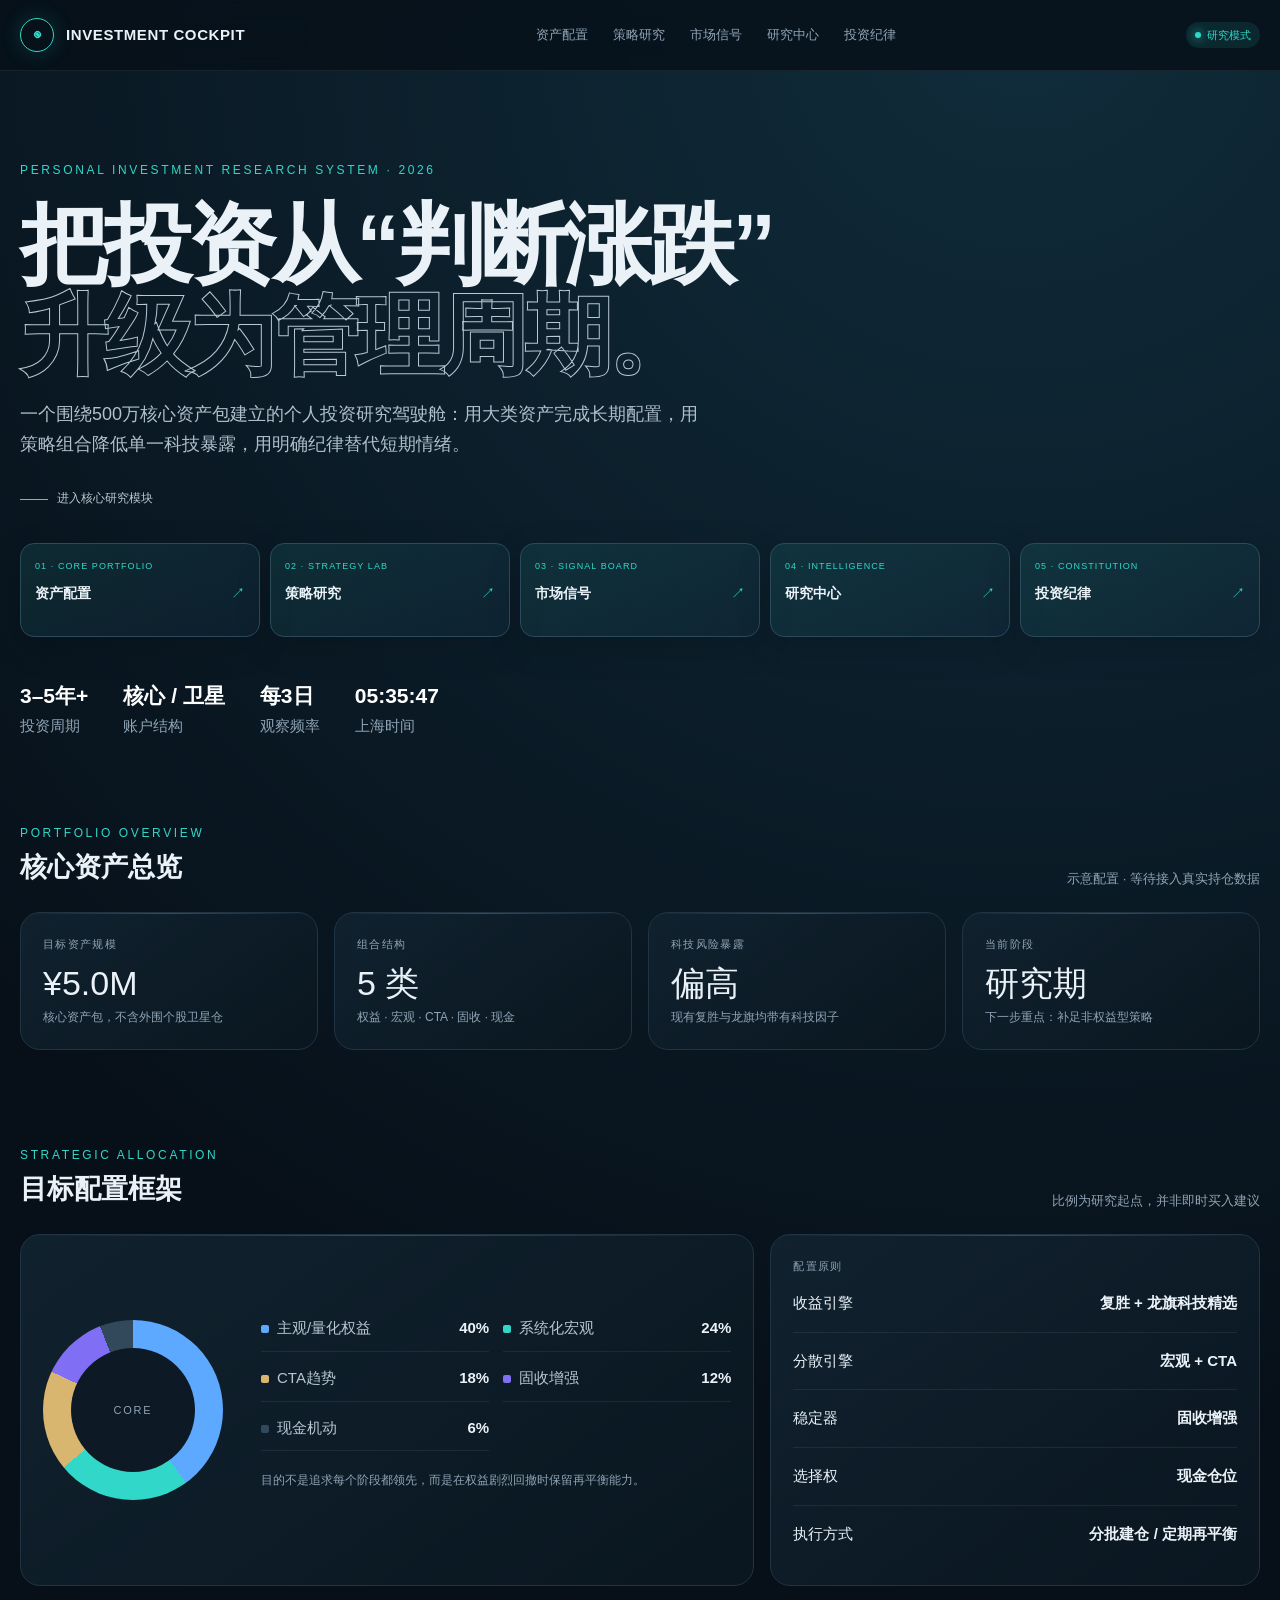
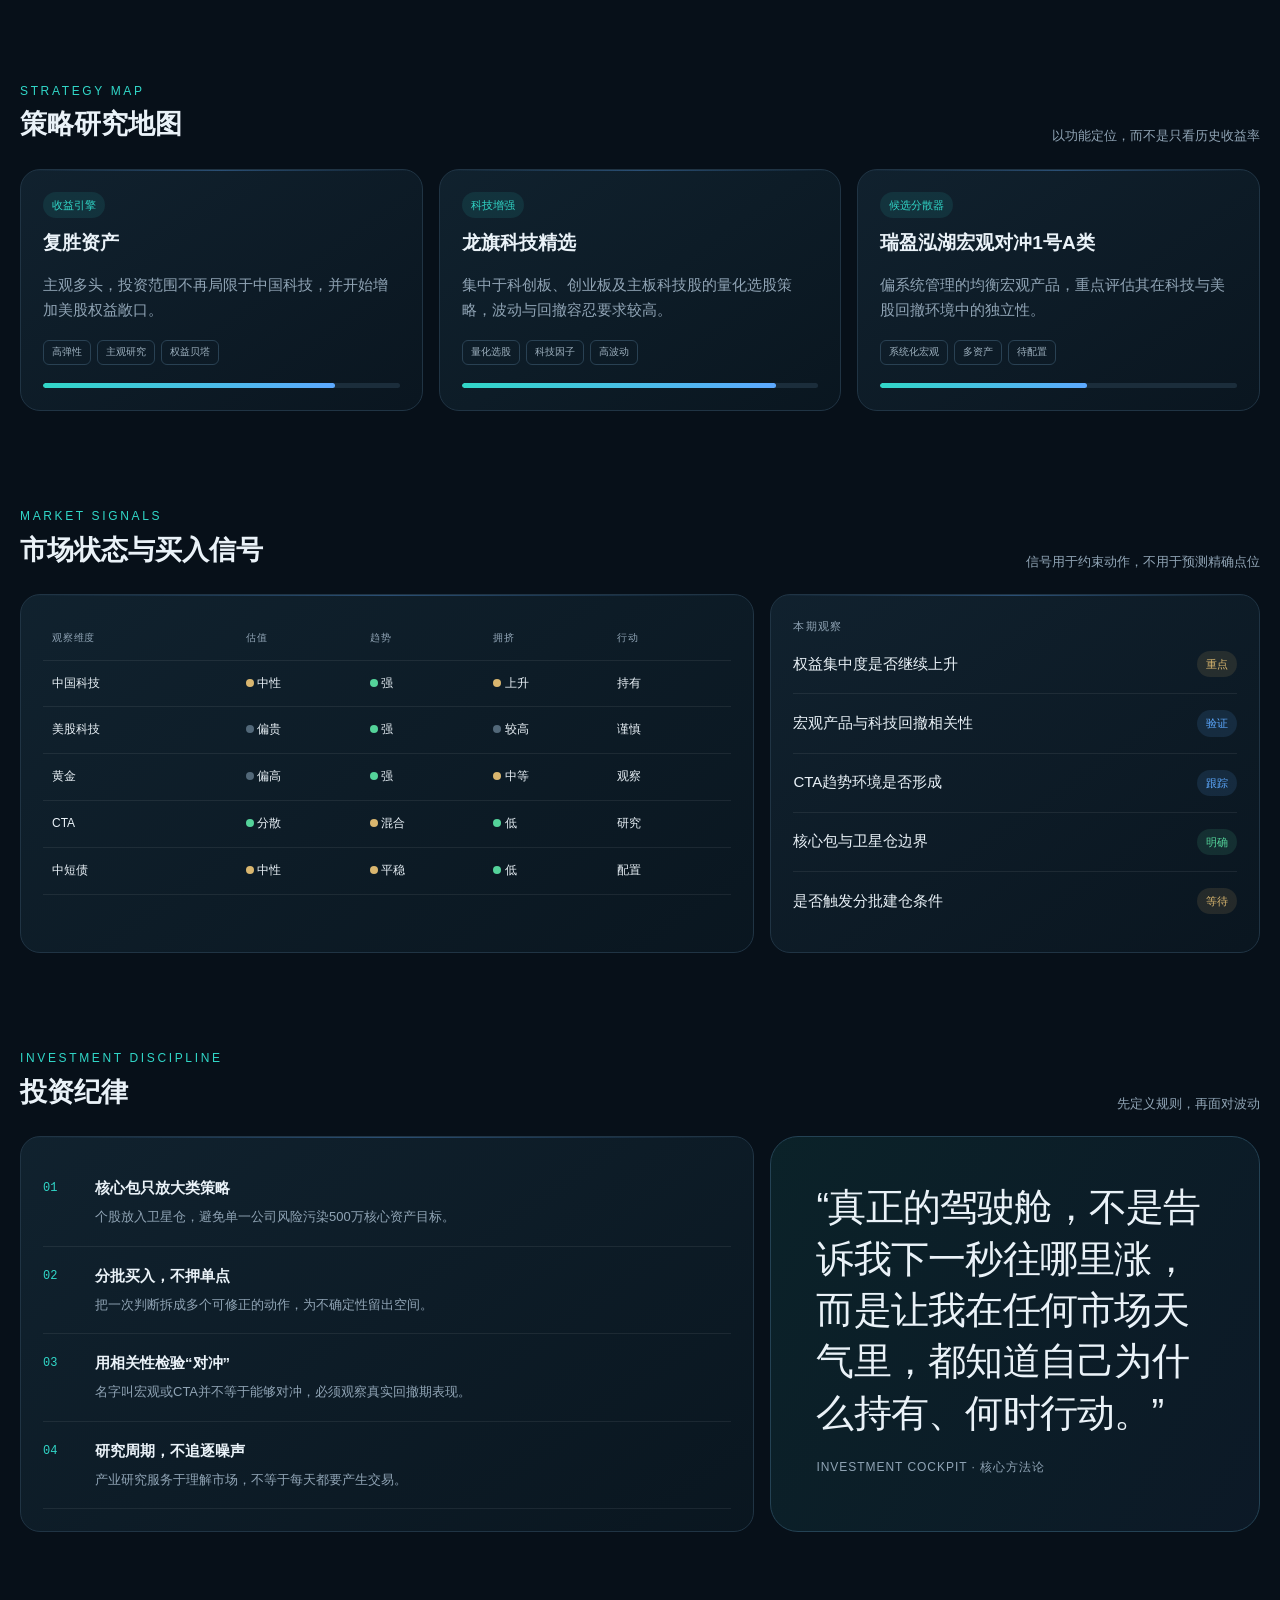
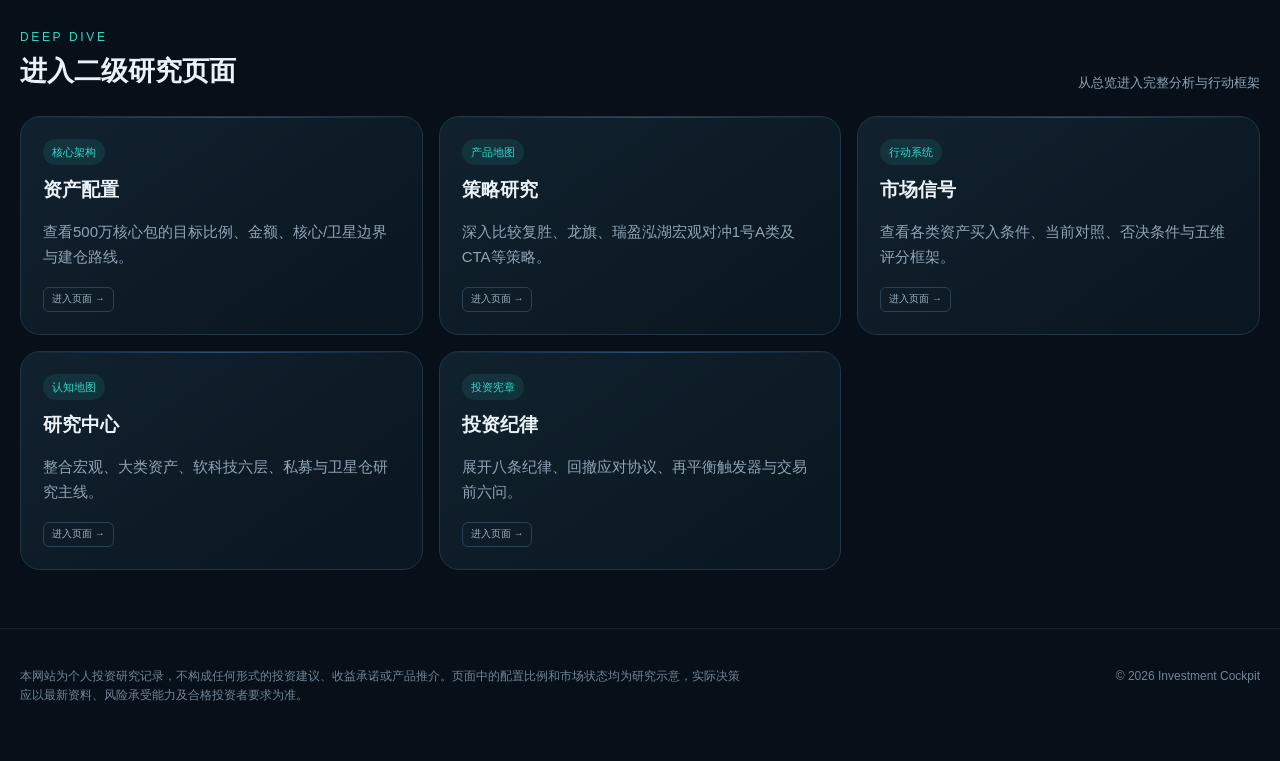
<file: index.html>
<!doctype html>
<html lang="zh-CN">
<head>
  <meta charset="utf-8">
  <meta name="viewport" content="width=device-width,initial-scale=1">
  <meta name="description" content="个人投资研究与资产配置驾驶舱：核心资产、策略研究、市场观察和买入纪律。">
  <title>Investment Cockpit｜个人投资驾驶舱</title>
  <style>
    :root{--bg:#071019;--panel:#0d1924;--panel2:#101f2c;--line:#203444;--text:#eaf2f8;--muted:#90a4b5;--cyan:#31d7c8;--blue:#5da9ff;--gold:#d9b66f;--green:#54d39a;--red:#ff7185;--radius:20px}
    *{box-sizing:border-box}html{scroll-behavior:smooth}body{margin:0;background:radial-gradient(circle at 80% 0,#102c3b 0,transparent 35%),var(--bg);color:var(--text);font:15px/1.65 Inter,"PingFang SC","Microsoft YaHei",sans-serif}
    a{color:inherit;text-decoration:none}.wrap{width:min(1240px,calc(100% - 40px));margin:auto}.nav{position:sticky;top:0;z-index:20;background:rgba(7,16,25,.82);backdrop-filter:blur(18px);border-bottom:1px solid rgba(255,255,255,.07)}
    .navin{height:70px;display:flex;align-items:center;justify-content:space-between}.brand{display:flex;align-items:center;gap:12px;font-weight:700;letter-spacing:.04em}.mark{width:34px;height:34px;border:1px solid var(--cyan);border-radius:50%;display:grid;place-items:center;color:var(--cyan);box-shadow:0 0 22px rgba(49,215,200,.18)}
    .links{display:flex;gap:25px;color:var(--muted);font-size:13px}.links a:hover{color:#fff}.hero{padding:90px 0 48px}.eyebrow{color:var(--cyan);letter-spacing:.22em;font-size:12px;text-transform:uppercase}.hero h1{font-size:clamp(44px,7vw,88px);line-height:1.04;margin:18px 0;max-width:920px;letter-spacing:-.045em}.hero h1 span{color:transparent;-webkit-text-stroke:1px #b8c8d4}.lead{max-width:680px;font-size:18px;color:#afbfcb}.heroMeta{display:flex;gap:35px;margin-top:42px;color:var(--muted)}.heroMeta b{display:block;color:#fff;font-size:21px;font-weight:600}
    .section{padding:34px 0 58px}.sectionHead{display:flex;align-items:end;justify-content:space-between;margin-bottom:22px}.sectionHead h2{font-size:27px;margin:0}.sectionHead p{margin:0;color:var(--muted);font-size:13px}.grid{display:grid;gap:16px}.g4{grid-template-columns:repeat(4,1fr)}.g3{grid-template-columns:repeat(3,1fr)}.g2{grid-template-columns:1.2fr .8fr}.card{background:linear-gradient(145deg,rgba(17,34,47,.96),rgba(10,22,32,.96));border:1px solid var(--line);border-radius:var(--radius);padding:22px;position:relative;overflow:hidden}.card:before{content:"";position:absolute;inset:0 auto auto 0;width:100%;height:1px;background:linear-gradient(90deg,transparent,rgba(93,169,255,.35),transparent)}
    .kicker{font-size:11px;letter-spacing:.12em;text-transform:uppercase;color:var(--muted)}.metric{font-size:34px;line-height:1.2;margin:10px 0 4px}.sub{font-size:12px;color:var(--muted)}.pill{display:inline-flex;align-items:center;gap:6px;padding:4px 9px;border-radius:99px;background:rgba(49,215,200,.1);color:var(--cyan);font-size:11px}.dot{width:6px;height:6px;border-radius:50%;background:currentColor;box-shadow:0 0 10px currentColor}
    .allocation{display:grid;grid-template-columns:190px 1fr;gap:28px;align-items:center}.donut{width:180px;aspect-ratio:1;border-radius:50%;background:conic-gradient(var(--blue) 0 40%,var(--cyan) 40% 64%,var(--gold) 64% 82%,#806ef5 82% 94%,#32485b 94%);position:relative}.donut:after{content:"CORE";position:absolute;inset:28px;background:var(--panel);border-radius:50%;display:grid;place-items:center;letter-spacing:.16em;color:var(--muted);font-size:11px}.legend{display:grid;grid-template-columns:1fr 1fr;gap:14px}.li{display:flex;justify-content:space-between;padding-bottom:10px;border-bottom:1px solid rgba(255,255,255,.07)}.li span:first-child{color:#b8c6d0}.sw{width:8px;height:8px;border-radius:2px;display:inline-block;margin-right:8px}
    .signal{display:flex;align-items:center;justify-content:space-between;padding:16px 0;border-bottom:1px solid rgba(255,255,255,.07)}.signal:last-child{border:0}.status{font-size:11px;padding:4px 9px;border-radius:99px}.watch{background:rgba(217,182,111,.12);color:var(--gold)}.neutral{background:rgba(93,169,255,.12);color:var(--blue)}.ready{background:rgba(84,211,154,.12);color:var(--green)}
    .strategy h3{margin:9px 0 6px;font-size:19px}.strategy p{color:var(--muted);min-height:52px}.bar{height:5px;border-radius:5px;background:#1b2d3b;overflow:hidden;margin-top:18px}.bar i{display:block;height:100%;background:linear-gradient(90deg,var(--cyan),var(--blue));border-radius:5px}.tagrow{display:flex;gap:6px;flex-wrap:wrap;margin-top:14px}.tag{border:1px solid #294153;color:#9db0be;padding:3px 8px;border-radius:6px;font-size:10px}
    .matrix{display:grid;grid-template-columns:1.1fr repeat(4,.7fr);font-size:12px}.cell{padding:13px 9px;border-bottom:1px solid rgba(255,255,255,.07)}.head{color:var(--muted);font-size:10px;letter-spacing:.08em}.score{width:8px;height:8px;border-radius:50%;display:inline-block}.high{background:var(--green)}.mid{background:var(--gold)}.low{background:#526879}
    .rules{counter-reset:item}.rule{display:grid;grid-template-columns:38px 1fr;gap:14px;padding:17px 0;border-bottom:1px solid rgba(255,255,255,.07)}.rule:before{counter-increment:item;content:"0" counter(item);color:var(--cyan);font:12px/1 monospace;padding-top:6px}.rule b{display:block;margin-bottom:3px}.rule span{color:var(--muted);font-size:13px}.quote{padding:45px;background:linear-gradient(120deg,rgba(49,215,200,.09),rgba(93,169,255,.06));border:1px solid #244254;border-radius:28px;font-size:clamp(23px,3vw,38px);line-height:1.35;letter-spacing:-.02em}.quote small{display:block;margin-top:20px;color:var(--muted);font-size:12px;letter-spacing:.08em}
    footer{padding:38px 0 55px;color:#6f8494;border-top:1px solid rgba(255,255,255,.07);font-size:12px}.footerIn{display:flex;justify-content:space-between}.disclaimer{max-width:720px}.clock{font-variant-numeric:tabular-nums}.mobileOnly{display:none}.heroPortals{display:grid;grid-template-columns:repeat(5,1fr);gap:10px;margin-top:34px}.heroPortal{min-height:94px;padding:15px 14px;border:1px solid #2b4b5d;border-radius:14px;background:linear-gradient(145deg,rgba(49,215,200,.105),rgba(93,169,255,.045));transition:.22s transform,.22s border-color,.22s background;box-shadow:0 10px 35px rgba(0,0,0,.15)}.heroPortal:hover{transform:translateY(-4px);border-color:var(--cyan);background:linear-gradient(145deg,rgba(49,215,200,.18),rgba(93,169,255,.09))}.heroPortal small{display:block;color:var(--cyan);font-size:9px;letter-spacing:.12em;text-transform:uppercase}.heroPortal b{display:flex;align-items:center;justify-content:space-between;margin-top:8px;font-size:14px}.heroPortal b:after{content:"↗";color:var(--cyan);font-weight:400}.portalLabel{display:flex;align-items:center;gap:9px;margin-top:30px;color:#b9cad4;font-size:12px}.portalLabel:before{content:"";width:28px;height:1px;background:var(--cyan)}
    @media(max-width:900px){.g4,.g3,.g2{grid-template-columns:1fr 1fr}.g2{grid-template-columns:1fr}.allocation{grid-template-columns:1fr}.links{display:none}.hero{padding-top:60px}.heroMeta{flex-wrap:wrap}.matrix{grid-template-columns:1.3fr repeat(4,.65fr)}.heroPortals{grid-template-columns:repeat(3,1fr)}}
    @media(max-width:620px){.wrap{width:min(100% - 24px,1240px)}.g4,.g3{grid-template-columns:1fr}.hero h1{font-size:45px}.heroMeta{gap:22px}.legend{grid-template-columns:1fr}.quote{padding:28px}.matrix{font-size:10px;overflow:auto}.cell{padding:11px 5px}.footerIn{display:block}.mobileOnly{display:block}.heroPortals{grid-template-columns:1fr 1fr}.heroPortal{min-height:82px}.hero{padding-bottom:28px}}
  </style>
</head>
<body>
  <nav class="nav"><div class="wrap navin"><a class="brand" href="#top"><span class="mark">◉</span> INVESTMENT COCKPIT</a><div class="links"><a href="allocation.html">资产配置</a><a href="strategies.html">策略研究</a><a href="signals.html">市场信号</a><a href="research.html">研究中心</a><a href="discipline.html">投资纪律</a></div><span class="pill"><span class="dot"></span>研究模式</span></div></nav>
  <main id="top">
    <header class="hero wrap"><div class="eyebrow">Personal Investment Research System · 2026</div><h1>把投资从“判断涨跌”<br><span>升级为管理周期。</span></h1><p class="lead">一个围绕500万核心资产包建立的个人投资研究驾驶舱：用大类资产完成长期配置，用策略组合降低单一科技暴露，用明确纪律替代短期情绪。</p><div class="portalLabel">进入核心研究模块</div><div class="heroPortals"><a class="heroPortal" href="allocation.html"><small>01 · Core Portfolio</small><b>资产配置</b></a><a class="heroPortal" href="strategies.html"><small>02 · Strategy Lab</small><b>策略研究</b></a><a class="heroPortal" href="signals.html"><small>03 · Signal Board</small><b>市场信号</b></a><a class="heroPortal" href="research.html"><small>04 · Intelligence</small><b>研究中心</b></a><a class="heroPortal" href="discipline.html"><small>05 · Constitution</small><b>投资纪律</b></a></div><div class="heroMeta"><div><b>3–5年+</b>投资周期</div><div><b>核心 / 卫星</b>账户结构</div><div><b>每3日</b>观察频率</div><div><b class="clock" id="clock">--:--:--</b>上海时间</div></div></header>

    <section class="section wrap" id="overview"><div class="sectionHead"><div><span class="eyebrow">Portfolio overview</span><h2>核心资产总览</h2></div><p>示意配置 · 等待接入真实持仓数据</p></div><div class="grid g4"><div class="card"><div class="kicker">目标资产规模</div><div class="metric">¥5.0M</div><div class="sub">核心资产包，不含外围个股卫星仓</div></div><div class="card"><div class="kicker">组合结构</div><div class="metric">5 类</div><div class="sub">权益 · 宏观 · CTA · 固收 · 现金</div></div><div class="card"><div class="kicker">科技风险暴露</div><div class="metric">偏高</div><div class="sub">现有复胜与龙旗均带有科技因子</div></div><div class="card"><div class="kicker">当前阶段</div><div class="metric">研究期</div><div class="sub">下一步重点：补足非权益型策略</div></div></div></section>

    <section class="section wrap" id="allocation"><div class="sectionHead"><div><span class="eyebrow">Strategic allocation</span><h2>目标配置框架</h2></div><p>比例为研究起点，并非即时买入建议</p></div><div class="grid g2"><div class="card allocation"><div class="donut"></div><div><div class="legend"><div class="li"><span><i class="sw" style="background:var(--blue)"></i>主观/量化权益</span><b>40%</b></div><div class="li"><span><i class="sw" style="background:var(--cyan)"></i>系统化宏观</span><b>24%</b></div><div class="li"><span><i class="sw" style="background:var(--gold)"></i>CTA趋势</span><b>18%</b></div><div class="li"><span><i class="sw" style="background:#806ef5"></i>固收增强</span><b>12%</b></div><div class="li"><span><i class="sw" style="background:#32485b"></i>现金机动</span><b>6%</b></div></div><p class="sub" style="margin-top:20px">目的不是追求每个阶段都领先，而是在权益剧烈回撤时保留再平衡能力。</p></div></div><div class="card"><div class="kicker">配置原则</div><div class="signal"><span>收益引擎</span><b>复胜 + 龙旗科技精选</b></div><div class="signal"><span>分散引擎</span><b>宏观 + CTA</b></div><div class="signal"><span>稳定器</span><b>固收增强</b></div><div class="signal"><span>选择权</span><b>现金仓位</b></div><div class="signal"><span>执行方式</span><b>分批建仓 / 定期再平衡</b></div></div></div></section>

    <section class="section wrap" id="strategy"><div class="sectionHead"><div><span class="eyebrow">Strategy map</span><h2>策略研究地图</h2></div><p>以功能定位，而不是只看历史收益率</p></div><div class="grid g3"><article class="card strategy"><span class="pill">收益引擎</span><h3>复胜资产</h3><p>主观多头，投资范围不再局限于中国科技，并开始增加美股权益敞口。</p><div class="tagrow"><span class="tag">高弹性</span><span class="tag">主观研究</span><span class="tag">权益贝塔</span></div><div class="bar"><i style="width:82%"></i></div></article><article class="card strategy"><span class="pill">科技增强</span><h3>龙旗科技精选</h3><p>集中于科创板、创业板及主板科技股的量化选股策略，波动与回撤容忍要求较高。</p><div class="tagrow"><span class="tag">量化选股</span><span class="tag">科技因子</span><span class="tag">高波动</span></div><div class="bar"><i style="width:88%"></i></div></article><article class="card strategy"><span class="pill">候选分散器</span><h3>瑞盈泓湖宏观对冲1号A类</h3><p>偏系统管理的均衡宏观产品，重点评估其在科技与美股回撤环境中的独立性。</p><div class="tagrow"><span class="tag">系统化宏观</span><span class="tag">多资产</span><span class="tag">待配置</span></div><div class="bar"><i style="width:58%"></i></div></article></div></section>

    <section class="section wrap" id="signals"><div class="sectionHead"><div><span class="eyebrow">Market signals</span><h2>市场状态与买入信号</h2></div><p>信号用于约束动作，不用于预测精确点位</p></div><div class="grid g2"><div class="card"><div class="matrix"><div class="cell head">观察维度</div><div class="cell head">估值</div><div class="cell head">趋势</div><div class="cell head">拥挤</div><div class="cell head">行动</div><div class="cell">中国科技</div><div class="cell"><i class="score mid"></i> 中性</div><div class="cell"><i class="score high"></i> 强</div><div class="cell"><i class="score mid"></i> 上升</div><div class="cell">持有</div><div class="cell">美股科技</div><div class="cell"><i class="score low"></i> 偏贵</div><div class="cell"><i class="score high"></i> 强</div><div class="cell"><i class="score low"></i> 较高</div><div class="cell">谨慎</div><div class="cell">黄金</div><div class="cell"><i class="score low"></i> 偏高</div><div class="cell"><i class="score high"></i> 强</div><div class="cell"><i class="score mid"></i> 中等</div><div class="cell">观察</div><div class="cell">CTA</div><div class="cell"><i class="score high"></i> 分散</div><div class="cell"><i class="score mid"></i> 混合</div><div class="cell"><i class="score high"></i> 低</div><div class="cell">研究</div><div class="cell">中短债</div><div class="cell"><i class="score mid"></i> 中性</div><div class="cell"><i class="score mid"></i> 平稳</div><div class="cell"><i class="score high"></i> 低</div><div class="cell">配置</div></div></div><div class="card"><div class="kicker">本期观察</div><div class="signal"><span>权益集中度是否继续上升</span><span class="status watch">重点</span></div><div class="signal"><span>宏观产品与科技回撤相关性</span><span class="status neutral">验证</span></div><div class="signal"><span>CTA趋势环境是否形成</span><span class="status neutral">跟踪</span></div><div class="signal"><span>核心包与卫星仓边界</span><span class="status ready">明确</span></div><div class="signal"><span>是否触发分批建仓条件</span><span class="status watch">等待</span></div></div></div></section>

    <section class="section wrap" id="discipline"><div class="sectionHead"><div><span class="eyebrow">Investment discipline</span><h2>投资纪律</h2></div><p>先定义规则，再面对波动</p></div><div class="grid g2"><div class="card rules"><div class="rule"><div><b>核心包只放大类策略</b><span>个股放入卫星仓，避免单一公司风险污染500万核心资产目标。</span></div></div><div class="rule"><div><b>分批买入，不押单点</b><span>把一次判断拆成多个可修正的动作，为不确定性留出空间。</span></div></div><div class="rule"><div><b>用相关性检验“对冲”</b><span>名字叫宏观或CTA并不等于能够对冲，必须观察真实回撤期表现。</span></div></div><div class="rule"><div><b>研究周期，不追逐噪声</b><span>产业研究服务于理解市场，不等于每天都要产生交易。</span></div></div></div><div class="quote">“真正的驾驶舱，不是告诉我下一秒往哪里涨，而是让我在任何市场天气里，都知道自己为什么持有、何时行动。”<small>INVESTMENT COCKPIT · 核心方法论</small></div></div></section>
    <section class="section wrap"><div class="sectionHead"><div><span class="eyebrow">Deep dive</span><h2>进入二级研究页面</h2></div><p>从总览进入完整分析与行动框架</p></div><div class="grid g3"><a class="card strategy" href="allocation.html"><span class="pill">核心架构</span><h3>资产配置</h3><p>查看500万核心包的目标比例、金额、核心/卫星边界与建仓路线。</p><div class="tagrow"><span class="tag">进入页面 →</span></div></a><a class="card strategy" href="strategies.html"><span class="pill">产品地图</span><h3>策略研究</h3><p>深入比较复胜、龙旗、瑞盈泓湖宏观对冲1号A类及CTA等策略。</p><div class="tagrow"><span class="tag">进入页面 →</span></div></a><a class="card strategy" href="signals.html"><span class="pill">行动系统</span><h3>市场信号</h3><p>查看各类资产买入条件、当前对照、否决条件与五维评分框架。</p><div class="tagrow"><span class="tag">进入页面 →</span></div></a><a class="card strategy" href="research.html"><span class="pill">认知地图</span><h3>研究中心</h3><p>整合宏观、大类资产、软科技六层、私募与卫星仓研究主线。</p><div class="tagrow"><span class="tag">进入页面 →</span></div></a><a class="card strategy" href="discipline.html"><span class="pill">投资宪章</span><h3>投资纪律</h3><p>展开八条纪律、回撤应对协议、再平衡触发器与交易前六问。</p><div class="tagrow"><span class="tag">进入页面 →</span></div></a></div></section>
  </main>
  <footer><div class="wrap footerIn"><div class="disclaimer">本网站为个人投资研究记录，不构成任何形式的投资建议、收益承诺或产品推介。页面中的配置比例和市场状态均为研究示意，实际决策应以最新资料、风险承受能力及合格投资者要求为准。</div><div>© 2026 Investment Cockpit</div></div></footer>
  <script>function tick(){const s=new Intl.DateTimeFormat('zh-CN',{timeZone:'Asia/Shanghai',hour:'2-digit',minute:'2-digit',second:'2-digit',hour12:false}).format(new Date());document.getElementById('clock').textContent=s}tick();setInterval(tick,1000);</script>
</body>
</html>
</file>
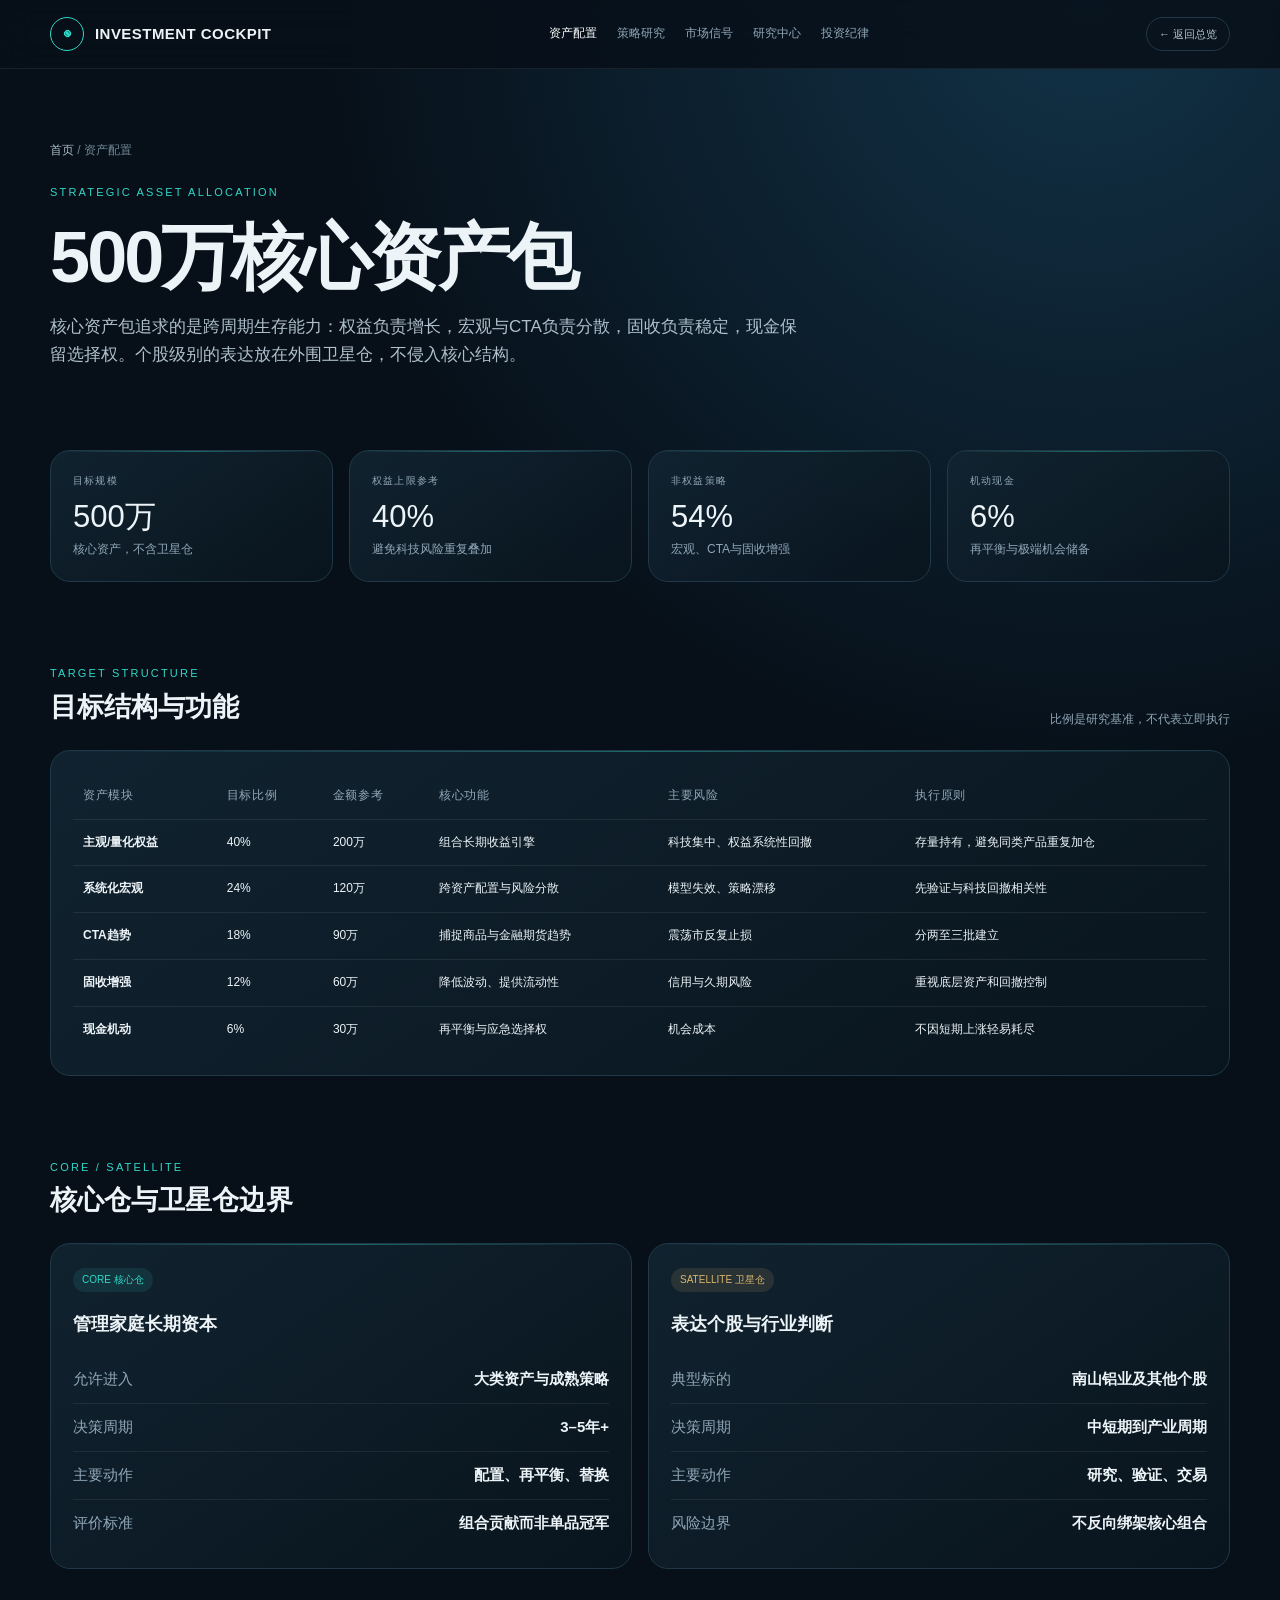
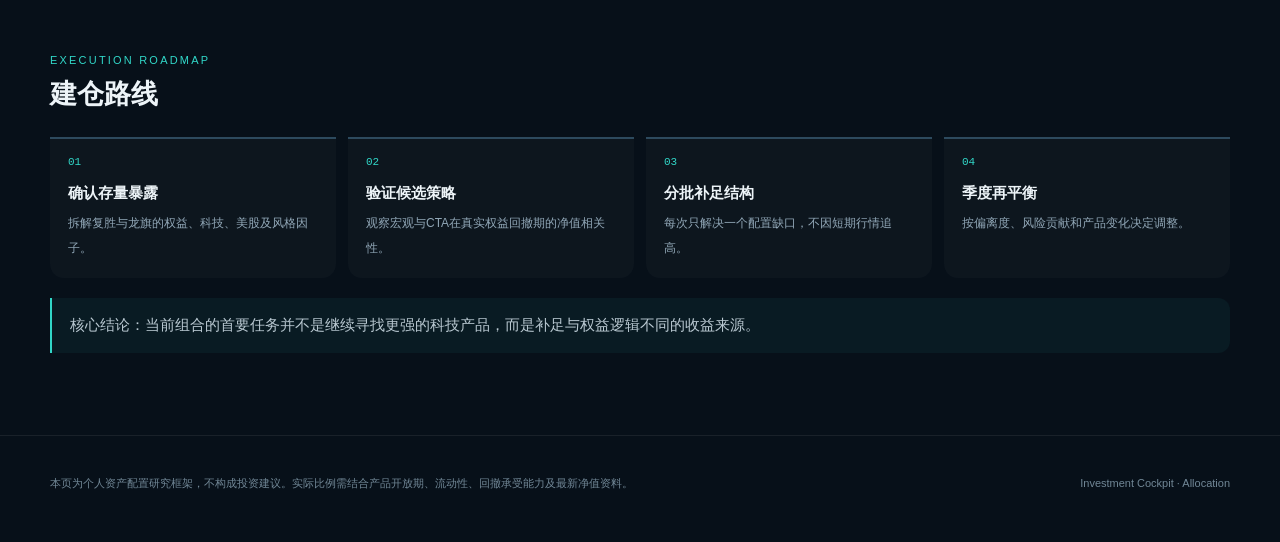
<file: allocation.html>
<!doctype html><html lang="zh-CN"><head><meta charset="utf-8"><meta name="viewport" content="width=device-width,initial-scale=1"><title>资产配置｜Investment Cockpit</title><link rel="stylesheet" href="assets/detail.css"></head><body><nav class="nav"><div class="wrap navin"><a class="brand" href="index.html"><span class="mark">◉</span> INVESTMENT COCKPIT</a><div class="links"><a class="active" href="allocation.html">资产配置</a><a href="strategies.html">策略研究</a><a href="signals.html">市场信号</a><a href="research.html">研究中心</a><a href="discipline.html">投资纪律</a></div><a class="back" href="index.html">← 返回总览</a></div></nav><main><header class="hero wrap"><div class="crumb"><a href="index.html">首页</a> / 资产配置</div><span class="eyebrow">Strategic Asset Allocation</span><h1>500万核心资产包</h1><p>核心资产包追求的是跨周期生存能力：权益负责增长，宏观与CTA负责分散，固收负责稳定，现金保留选择权。个股级别的表达放在外围卫星仓，不侵入核心结构。</p></header><section class="section wrap"><div class="grid g4"><div class="card"><div class="kicker">目标规模</div><div class="metric">500万</div><div class="sub">核心资产，不含卫星仓</div></div><div class="card"><div class="kicker">权益上限参考</div><div class="metric">40%</div><div class="sub">避免科技风险重复叠加</div></div><div class="card"><div class="kicker">非权益策略</div><div class="metric">54%</div><div class="sub">宏观、CTA与固收增强</div></div><div class="card"><div class="kicker">机动现金</div><div class="metric">6%</div><div class="sub">再平衡与极端机会储备</div></div></div></section><section class="section wrap"><div class="head"><div><span class="eyebrow">Target structure</span><h2>目标结构与功能</h2></div><p>比例是研究基准，不代表立即执行</p></div><div class="tablebox card"><table class="table"><thead><tr><th>资产模块</th><th>目标比例</th><th>金额参考</th><th>核心功能</th><th>主要风险</th><th>执行原则</th></tr></thead><tbody><tr><td><b>主观/量化权益</b></td><td>40%</td><td>200万</td><td>组合长期收益引擎</td><td>科技集中、权益系统性回撤</td><td>存量持有，避免同类产品重复加仓</td></tr><tr><td><b>系统化宏观</b></td><td>24%</td><td>120万</td><td>跨资产配置与风险分散</td><td>模型失效、策略漂移</td><td>先验证与科技回撤相关性</td></tr><tr><td><b>CTA趋势</b></td><td>18%</td><td>90万</td><td>捕捉商品与金融期货趋势</td><td>震荡市反复止损</td><td>分两至三批建立</td></tr><tr><td><b>固收增强</b></td><td>12%</td><td>60万</td><td>降低波动、提供流动性</td><td>信用与久期风险</td><td>重视底层资产和回撤控制</td></tr><tr><td><b>现金机动</b></td><td>6%</td><td>30万</td><td>再平衡与应急选择权</td><td>机会成本</td><td>不因短期上涨轻易耗尽</td></tr></tbody></table></div></section><section class="section wrap"><div class="head"><div><span class="eyebrow">Core / Satellite</span><h2>核心仓与卫星仓边界</h2></div></div><div class="grid g2"><div class="card"><span class="pill">CORE 核心仓</span><h3>管理家庭长期资本</h3><ul class="list"><li><span>允许进入</span><b>大类资产与成熟策略</b></li><li><span>决策周期</span><b>3–5年+</b></li><li><span>主要动作</span><b>配置、再平衡、替换</b></li><li><span>评价标准</span><b>组合贡献而非单品冠军</b></li></ul></div><div class="card"><span class="pill gold">SATELLITE 卫星仓</span><h3>表达个股与行业判断</h3><ul class="list"><li><span>典型标的</span><b>南山铝业及其他个股</b></li><li><span>决策周期</span><b>中短期到产业周期</b></li><li><span>主要动作</span><b>研究、验证、交易</b></li><li><span>风险边界</span><b>不反向绑架核心组合</b></li></ul></div></div></section><section class="section wrap"><div class="head"><div><span class="eyebrow">Execution roadmap</span><h2>建仓路线</h2></div></div><div class="timeline"><div class="step"><div class="num">01</div><b>确认存量暴露</b><span>拆解复胜与龙旗的权益、科技、美股及风格因子。</span></div><div class="step"><div class="num">02</div><b>验证候选策略</b><span>观察宏观与CTA在真实权益回撤期的净值相关性。</span></div><div class="step"><div class="num">03</div><b>分批补足结构</b><span>每次只解决一个配置缺口，不因短期行情追高。</span></div><div class="step"><div class="num">04</div><b>季度再平衡</b><span>按偏离度、风险贡献和产品变化决定调整。</span></div></div><div class="note" style="margin-top:20px">核心结论：当前组合的首要任务并不是继续寻找更强的科技产品，而是补足与权益逻辑不同的收益来源。</div></section></main><footer><div class="wrap foot"><div>本页为个人资产配置研究框架，不构成投资建议。实际比例需结合产品开放期、流动性、回撤承受能力及最新净值资料。</div><div>Investment Cockpit · Allocation</div></div></footer></body></html>
</file>
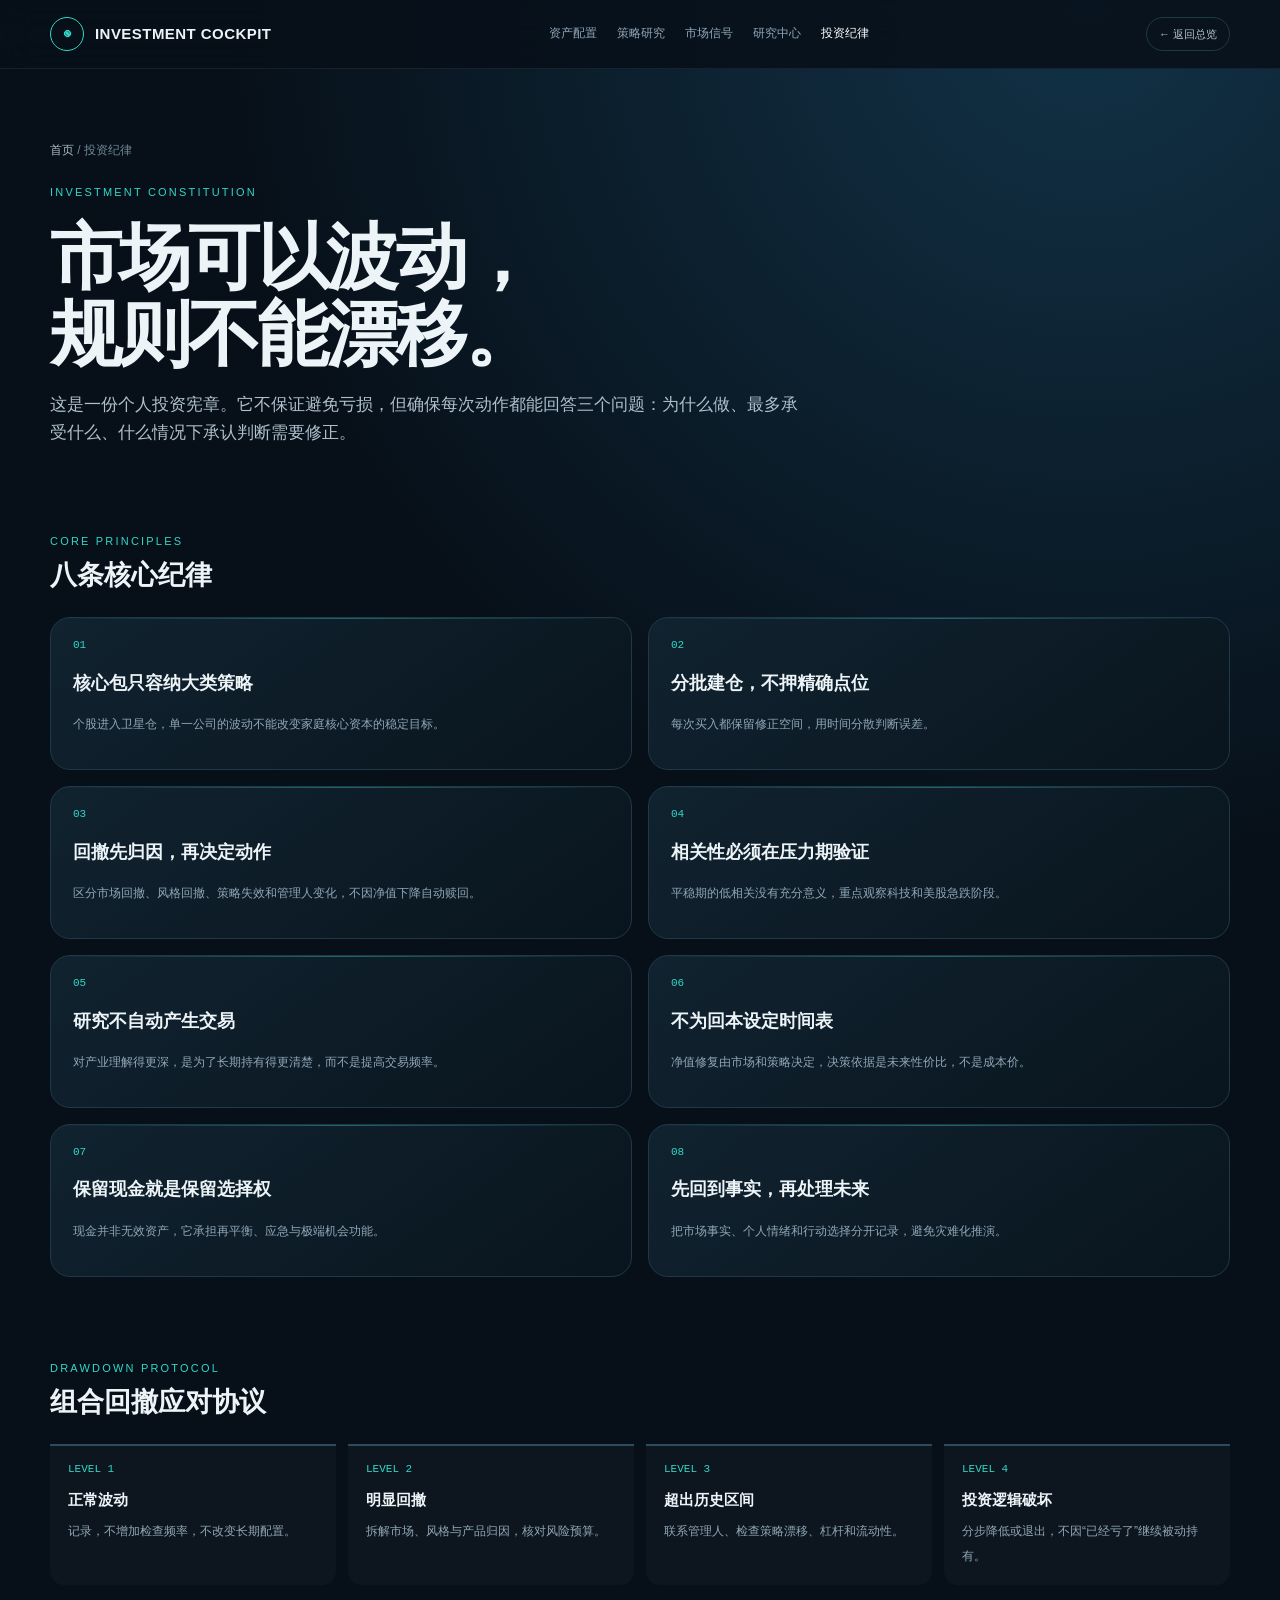
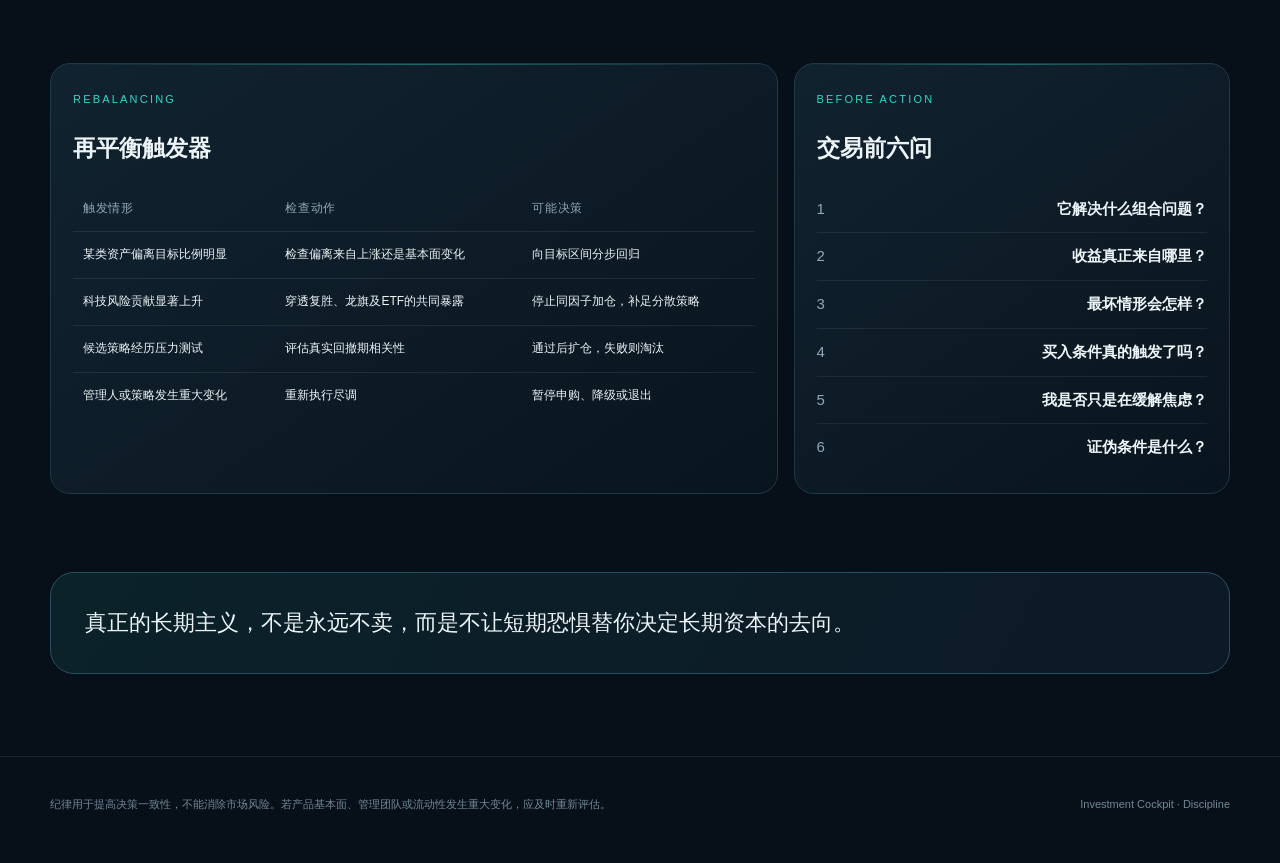
<file: discipline.html>
<!doctype html><html lang="zh-CN"><head><meta charset="utf-8"><meta name="viewport" content="width=device-width,initial-scale=1"><title>投资纪律｜Investment Cockpit</title><link rel="stylesheet" href="assets/detail.css"></head><body><nav class="nav"><div class="wrap navin"><a class="brand" href="index.html"><span class="mark">◉</span> INVESTMENT COCKPIT</a><div class="links"><a href="allocation.html">资产配置</a><a href="strategies.html">策略研究</a><a href="signals.html">市场信号</a><a href="research.html">研究中心</a><a class="active" href="discipline.html">投资纪律</a></div><a class="back" href="index.html">← 返回总览</a></div></nav><main><header class="hero wrap"><div class="crumb"><a href="index.html">首页</a> / 投资纪律</div><span class="eyebrow">Investment Constitution</span><h1>市场可以波动，<br>规则不能漂移。</h1><p>这是一份个人投资宪章。它不保证避免亏损，但确保每次动作都能回答三个问题：为什么做、最多承受什么、什么情况下承认判断需要修正。</p></header><section class="section wrap"><div class="head"><div><span class="eyebrow">Core principles</span><h2>八条核心纪律</h2></div></div><div class="grid g2"><div class="card"><div class="num">01</div><h3>核心包只容纳大类策略</h3><p class="sub">个股进入卫星仓，单一公司的波动不能改变家庭核心资本的稳定目标。</p></div><div class="card"><div class="num">02</div><h3>分批建仓，不押精确点位</h3><p class="sub">每次买入都保留修正空间，用时间分散判断误差。</p></div><div class="card"><div class="num">03</div><h3>回撤先归因，再决定动作</h3><p class="sub">区分市场回撤、风格回撤、策略失效和管理人变化，不因净值下降自动赎回。</p></div><div class="card"><div class="num">04</div><h3>相关性必须在压力期验证</h3><p class="sub">平稳期的低相关没有充分意义，重点观察科技和美股急跌阶段。</p></div><div class="card"><div class="num">05</div><h3>研究不自动产生交易</h3><p class="sub">对产业理解得更深，是为了长期持有得更清楚，而不是提高交易频率。</p></div><div class="card"><div class="num">06</div><h3>不为回本设定时间表</h3><p class="sub">净值修复由市场和策略决定，决策依据是未来性价比，不是成本价。</p></div><div class="card"><div class="num">07</div><h3>保留现金就是保留选择权</h3><p class="sub">现金并非无效资产，它承担再平衡、应急与极端机会功能。</p></div><div class="card"><div class="num">08</div><h3>先回到事实，再处理未来</h3><p class="sub">把市场事实、个人情绪和行动选择分开记录，避免灾难化推演。</p></div></div></section><section class="section wrap"><div class="head"><div><span class="eyebrow">Drawdown protocol</span><h2>组合回撤应对协议</h2></div></div><div class="timeline"><div class="step"><div class="num">LEVEL 1</div><b>正常波动</b><span>记录，不增加检查频率，不改变长期配置。</span></div><div class="step"><div class="num">LEVEL 2</div><b>明显回撤</b><span>拆解市场、风格与产品归因，核对风险预算。</span></div><div class="step"><div class="num">LEVEL 3</div><b>超出历史区间</b><span>联系管理人、检查策略漂移、杠杆和流动性。</span></div><div class="step"><div class="num">LEVEL 4</div><b>投资逻辑破坏</b><span>分步降低或退出，不因“已经亏了”继续被动持有。</span></div></div></section><section class="section wrap"><div class="grid wide"><div class="card"><span class="eyebrow">Rebalancing</span><h2>再平衡触发器</h2><div class="tablebox"><table class="table"><thead><tr><th>触发情形</th><th>检查动作</th><th>可能决策</th></tr></thead><tbody><tr><td>某类资产偏离目标比例明显</td><td>检查偏离来自上涨还是基本面变化</td><td>向目标区间分步回归</td></tr><tr><td>科技风险贡献显著上升</td><td>穿透复胜、龙旗及ETF的共同暴露</td><td>停止同因子加仓，补足分散策略</td></tr><tr><td>候选策略经历压力测试</td><td>评估真实回撤期相关性</td><td>通过后扩仓，失败则淘汰</td></tr><tr><td>管理人或策略发生重大变化</td><td>重新执行尽调</td><td>暂停申购、降级或退出</td></tr></tbody></table></div></div><div class="card"><span class="eyebrow">Before action</span><h2>交易前六问</h2><ul class="list"><li><span>1</span><b>它解决什么组合问题？</b></li><li><span>2</span><b>收益真正来自哪里？</b></li><li><span>3</span><b>最坏情形会怎样？</b></li><li><span>4</span><b>买入条件真的触发了吗？</b></li><li><span>5</span><b>我是否只是在缓解焦虑？</b></li><li><span>6</span><b>证伪条件是什么？</b></li></ul></div></div></section><section class="section wrap"><div class="callout">真正的长期主义，不是永远不卖，而是不让短期恐惧替你决定长期资本的去向。</div></section></main><footer><div class="wrap foot"><div>纪律用于提高决策一致性，不能消除市场风险。若产品基本面、管理团队或流动性发生重大变化，应及时重新评估。</div><div>Investment Cockpit · Discipline</div></div></footer></body></html>
</file>
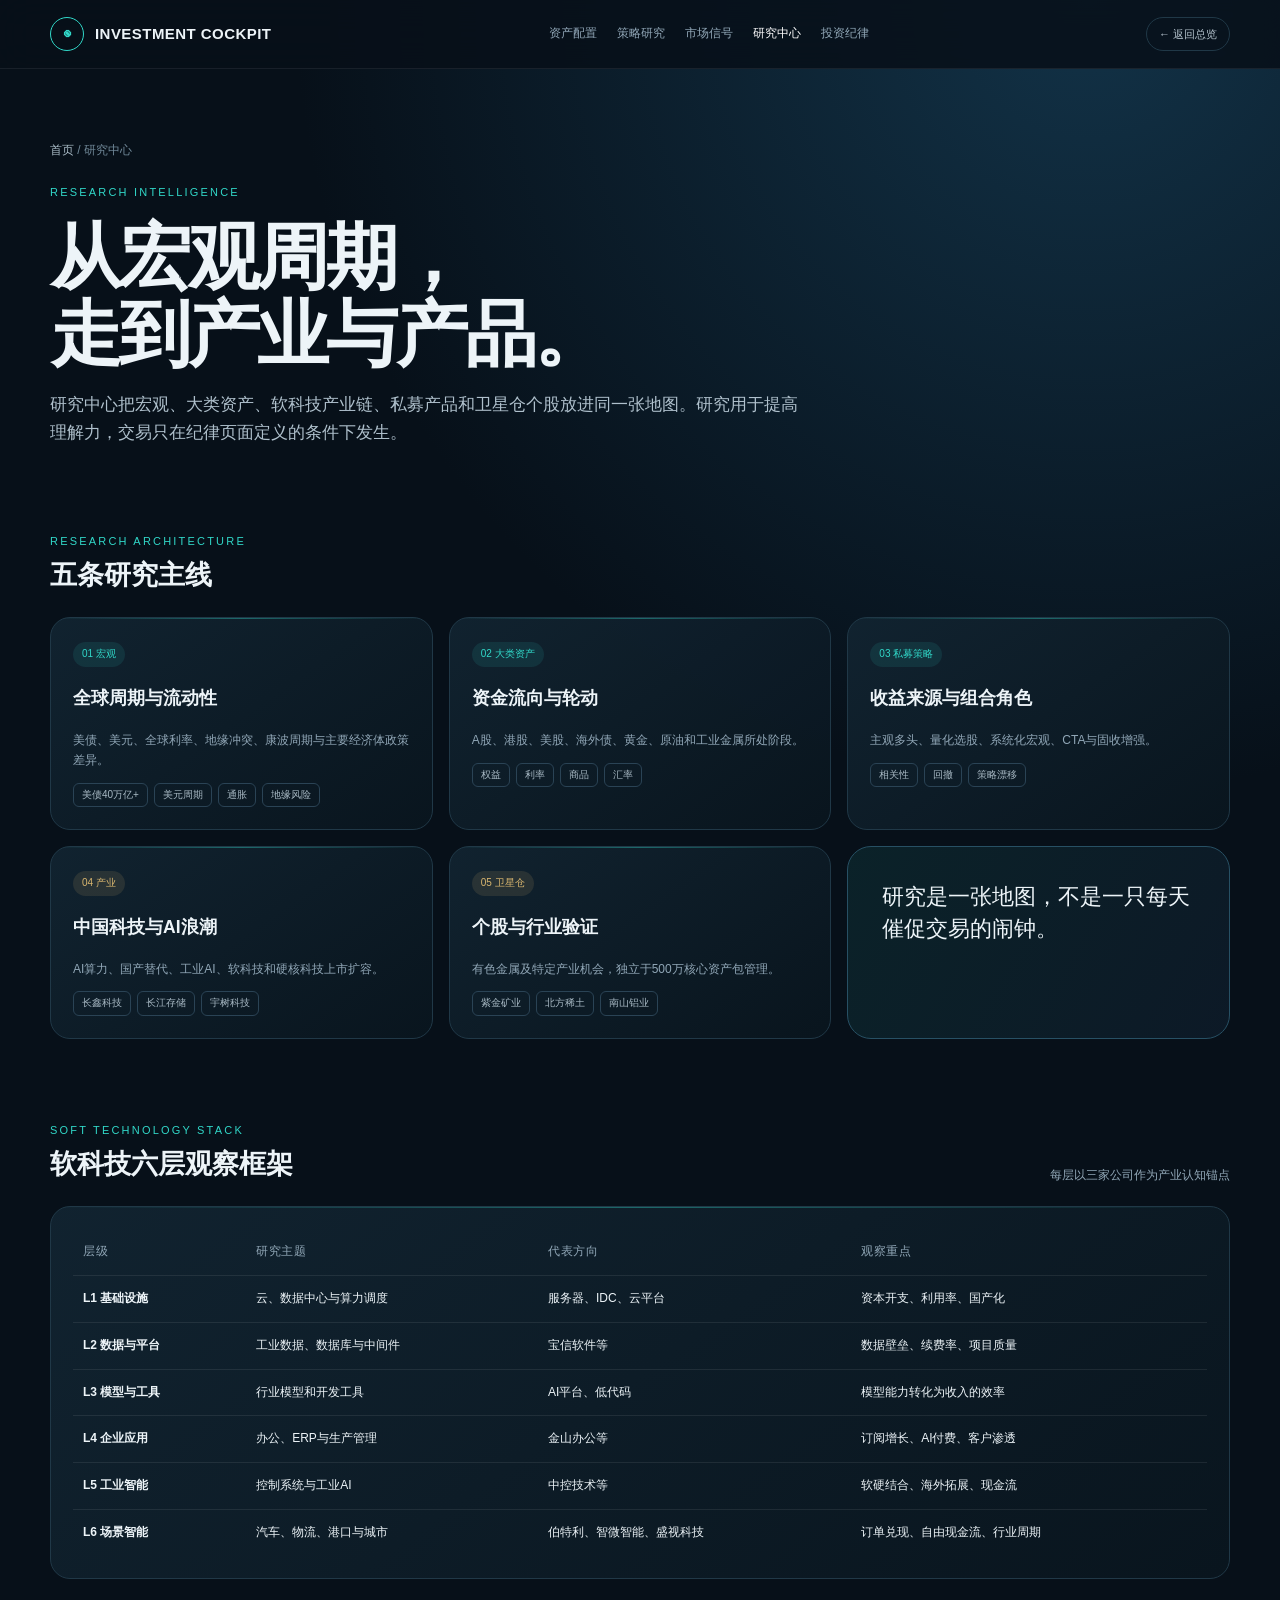
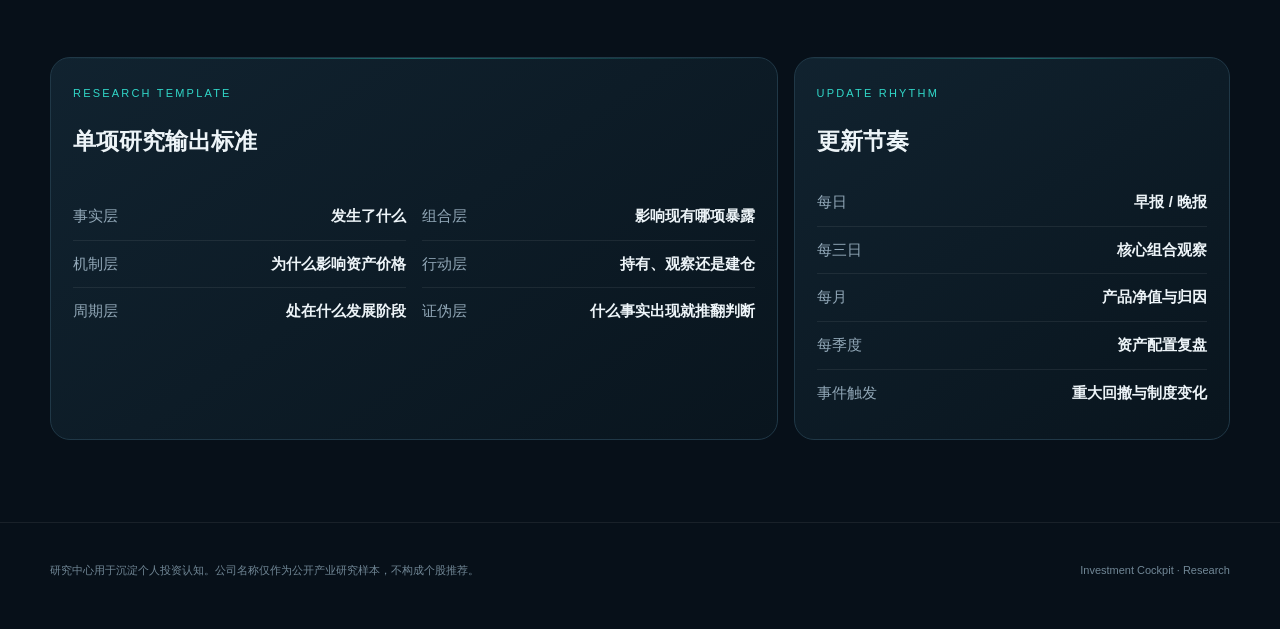
<file: research.html>
<!doctype html><html lang="zh-CN"><head><meta charset="utf-8"><meta name="viewport" content="width=device-width,initial-scale=1"><title>研究中心｜Investment Cockpit</title><link rel="stylesheet" href="assets/detail.css"></head><body><nav class="nav"><div class="wrap navin"><a class="brand" href="index.html"><span class="mark">◉</span> INVESTMENT COCKPIT</a><div class="links"><a href="allocation.html">资产配置</a><a href="strategies.html">策略研究</a><a href="signals.html">市场信号</a><a class="active" href="research.html">研究中心</a><a href="discipline.html">投资纪律</a></div><a class="back" href="index.html">← 返回总览</a></div></nav><main><header class="hero wrap"><div class="crumb"><a href="index.html">首页</a> / 研究中心</div><span class="eyebrow">Research Intelligence</span><h1>从宏观周期，<br>走到产业与产品。</h1><p>研究中心把宏观、大类资产、软科技产业链、私募产品和卫星仓个股放进同一张地图。研究用于提高理解力，交易只在纪律页面定义的条件下发生。</p></header><section class="section wrap"><div class="head"><div><span class="eyebrow">Research architecture</span><h2>五条研究主线</h2></div></div><div class="grid g3"><div class="card"><span class="pill">01 宏观</span><h3>全球周期与流动性</h3><p class="sub">美债、美元、全球利率、地缘冲突、康波周期与主要经济体政策差异。</p><div class="tags"><span class="tag">美债40万亿+</span><span class="tag">美元周期</span><span class="tag">通胀</span><span class="tag">地缘风险</span></div></div><div class="card"><span class="pill">02 大类资产</span><h3>资金流向与轮动</h3><p class="sub">A股、港股、美股、海外债、黄金、原油和工业金属所处阶段。</p><div class="tags"><span class="tag">权益</span><span class="tag">利率</span><span class="tag">商品</span><span class="tag">汇率</span></div></div><div class="card"><span class="pill">03 私募策略</span><h3>收益来源与组合角色</h3><p class="sub">主观多头、量化选股、系统化宏观、CTA与固收增强。</p><div class="tags"><span class="tag">相关性</span><span class="tag">回撤</span><span class="tag">策略漂移</span></div></div><div class="card"><span class="pill gold">04 产业</span><h3>中国科技与AI浪潮</h3><p class="sub">AI算力、国产替代、工业AI、软科技和硬核科技上市扩容。</p><div class="tags"><span class="tag">长鑫科技</span><span class="tag">长江存储</span><span class="tag">宇树科技</span></div></div><div class="card"><span class="pill gold">05 卫星仓</span><h3>个股与行业验证</h3><p class="sub">有色金属及特定产业机会，独立于500万核心资产包管理。</p><div class="tags"><span class="tag">紫金矿业</span><span class="tag">北方稀土</span><span class="tag">南山铝业</span></div></div><div class="callout">研究是一张地图，不是一只每天催促交易的闹钟。</div></div></section><section class="section wrap"><div class="head"><div><span class="eyebrow">Soft technology stack</span><h2>软科技六层观察框架</h2></div><p>每层以三家公司作为产业认知锚点</p></div><div class="tablebox card"><table class="table"><thead><tr><th>层级</th><th>研究主题</th><th>代表方向</th><th>观察重点</th></tr></thead><tbody><tr><td><b>L1 基础设施</b></td><td>云、数据中心与算力调度</td><td>服务器、IDC、云平台</td><td>资本开支、利用率、国产化</td></tr><tr><td><b>L2 数据与平台</b></td><td>工业数据、数据库与中间件</td><td>宝信软件等</td><td>数据壁垒、续费率、项目质量</td></tr><tr><td><b>L3 模型与工具</b></td><td>行业模型和开发工具</td><td>AI平台、低代码</td><td>模型能力转化为收入的效率</td></tr><tr><td><b>L4 企业应用</b></td><td>办公、ERP与生产管理</td><td>金山办公等</td><td>订阅增长、AI付费、客户渗透</td></tr><tr><td><b>L5 工业智能</b></td><td>控制系统与工业AI</td><td>中控技术等</td><td>软硬结合、海外拓展、现金流</td></tr><tr><td><b>L6 场景智能</b></td><td>汽车、物流、港口与城市</td><td>伯特利、智微智能、盛视科技</td><td>订单兑现、自由现金流、行业周期</td></tr></tbody></table></div></section><section class="section wrap"><div class="grid wide"><div class="card"><span class="eyebrow">Research template</span><h2>单项研究输出标准</h2><div class="grid g2"><ul class="list"><li><span>事实层</span><b>发生了什么</b></li><li><span>机制层</span><b>为什么影响资产价格</b></li><li><span>周期层</span><b>处在什么发展阶段</b></li></ul><ul class="list"><li><span>组合层</span><b>影响现有哪项暴露</b></li><li><span>行动层</span><b>持有、观察还是建仓</b></li><li><span>证伪层</span><b>什么事实出现就推翻判断</b></li></ul></div></div><div class="card"><span class="eyebrow">Update rhythm</span><h2>更新节奏</h2><ul class="list"><li><span>每日</span><b>早报 / 晚报</b></li><li><span>每三日</span><b>核心组合观察</b></li><li><span>每月</span><b>产品净值与归因</b></li><li><span>每季度</span><b>资产配置复盘</b></li><li><span>事件触发</span><b>重大回撤与制度变化</b></li></ul></div></div></section></main><footer><div class="wrap foot"><div>研究中心用于沉淀个人投资认知。公司名称仅作为公开产业研究样本，不构成个股推荐。</div><div>Investment Cockpit · Research</div></div></footer></body></html>
</file>
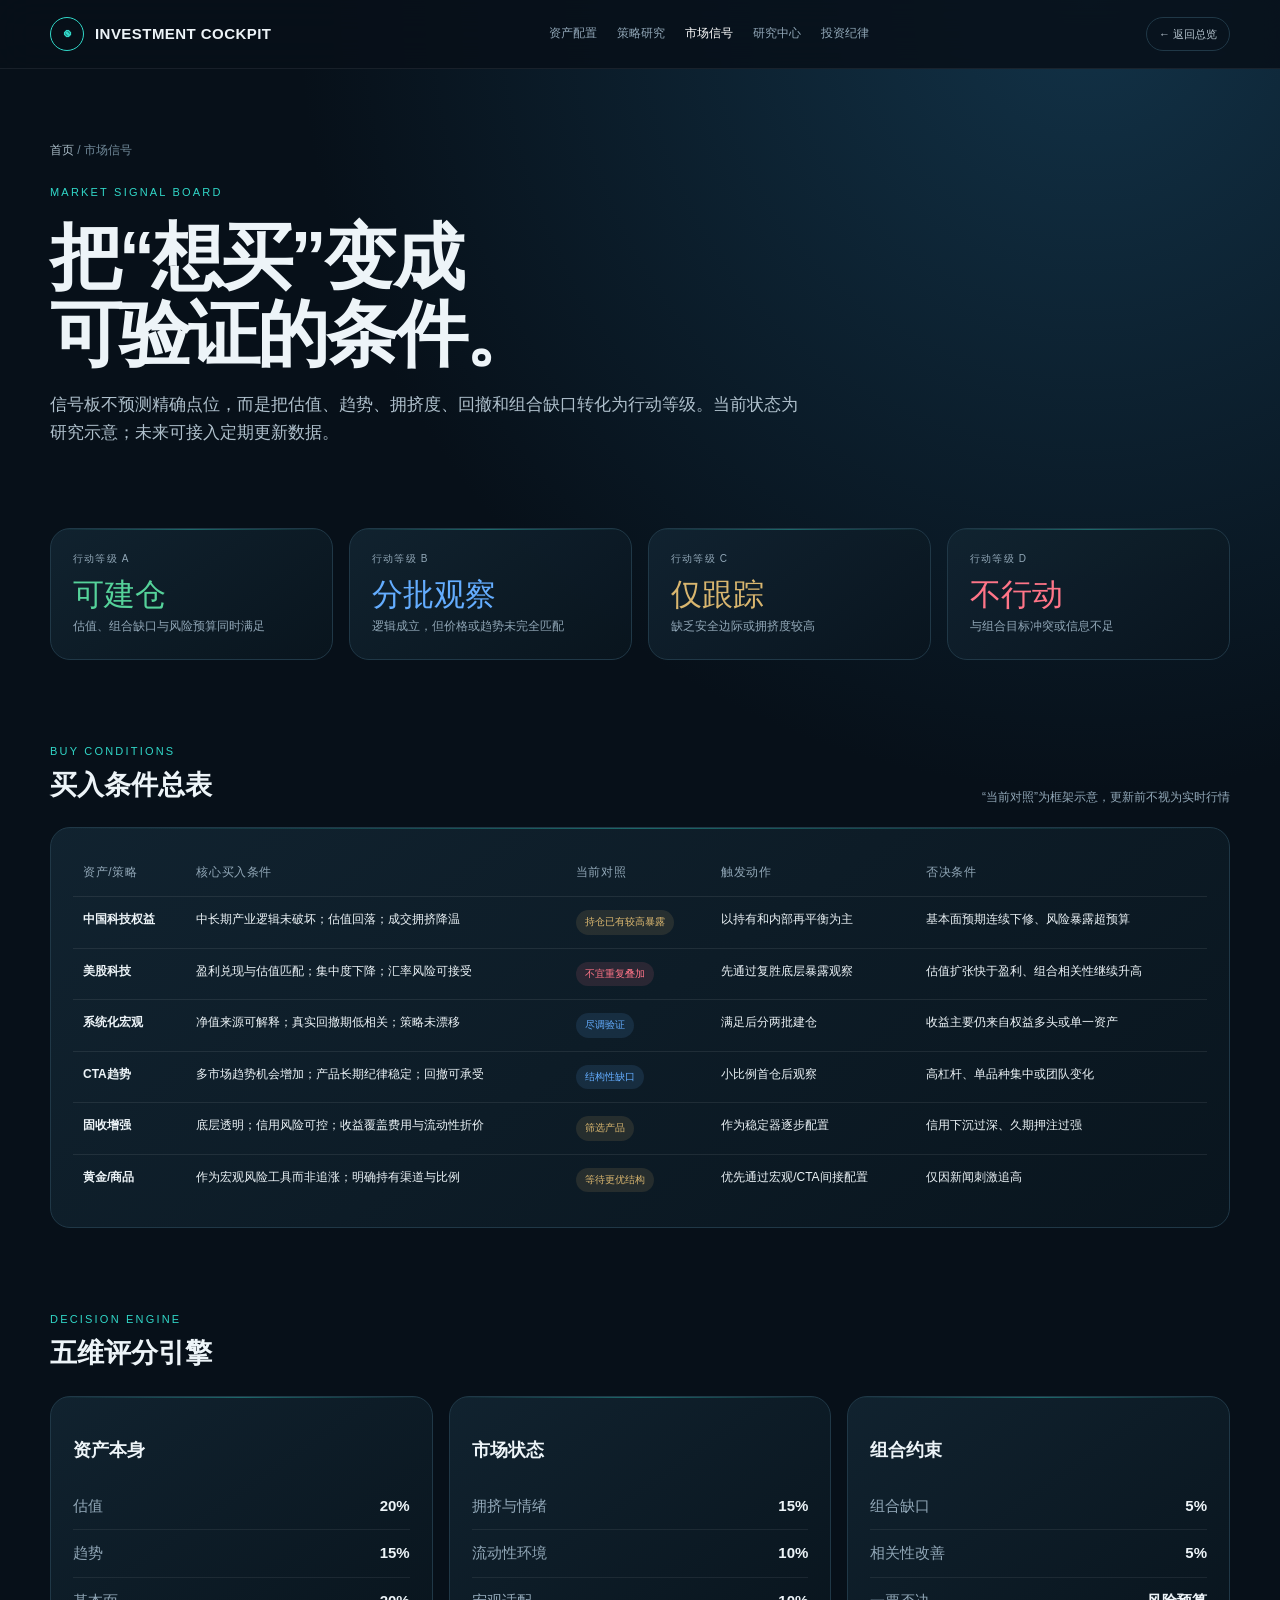
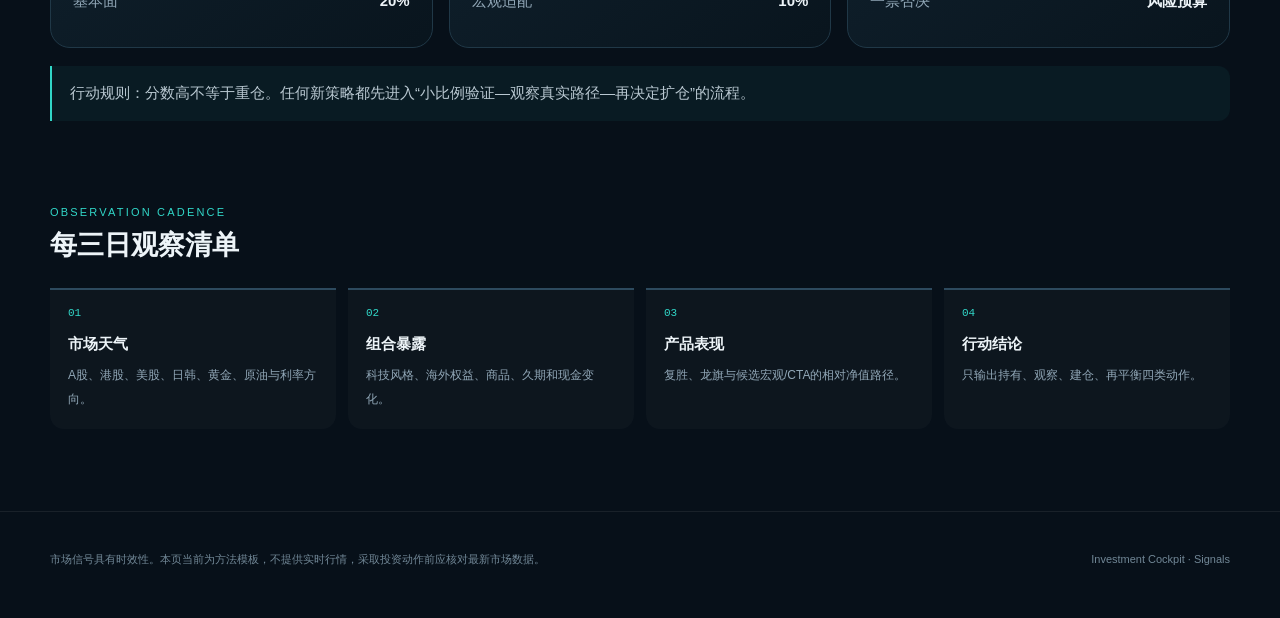
<file: signals.html>
<!doctype html><html lang="zh-CN"><head><meta charset="utf-8"><meta name="viewport" content="width=device-width,initial-scale=1"><title>市场信号｜Investment Cockpit</title><link rel="stylesheet" href="assets/detail.css"></head><body><nav class="nav"><div class="wrap navin"><a class="brand" href="index.html"><span class="mark">◉</span> INVESTMENT COCKPIT</a><div class="links"><a href="allocation.html">资产配置</a><a href="strategies.html">策略研究</a><a class="active" href="signals.html">市场信号</a><a href="research.html">研究中心</a><a href="discipline.html">投资纪律</a></div><a class="back" href="index.html">← 返回总览</a></div></nav><main><header class="hero wrap"><div class="crumb"><a href="index.html">首页</a> / 市场信号</div><span class="eyebrow">Market Signal Board</span><h1>把“想买”变成<br>可验证的条件。</h1><p>信号板不预测精确点位，而是把估值、趋势、拥挤度、回撤和组合缺口转化为行动等级。当前状态为研究示意；未来可接入定期更新数据。</p></header><section class="section wrap"><div class="grid g4"><div class="card"><div class="kicker">行动等级 A</div><div class="metric" style="color:var(--green)">可建仓</div><div class="sub">估值、组合缺口与风险预算同时满足</div></div><div class="card"><div class="kicker">行动等级 B</div><div class="metric" style="color:var(--blue)">分批观察</div><div class="sub">逻辑成立，但价格或趋势未完全匹配</div></div><div class="card"><div class="kicker">行动等级 C</div><div class="metric" style="color:var(--gold)">仅跟踪</div><div class="sub">缺乏安全边际或拥挤度较高</div></div><div class="card"><div class="kicker">行动等级 D</div><div class="metric" style="color:var(--red)">不行动</div><div class="sub">与组合目标冲突或信息不足</div></div></div></section><section class="section wrap"><div class="head"><div><span class="eyebrow">Buy conditions</span><h2>买入条件总表</h2></div><p>“当前对照”为框架示意，更新前不视为实时行情</p></div><div class="tablebox card"><table class="table"><thead><tr><th>资产/策略</th><th>核心买入条件</th><th>当前对照</th><th>触发动作</th><th>否决条件</th></tr></thead><tbody><tr><td><b>中国科技权益</b></td><td>中长期产业逻辑未破坏；估值回落；成交拥挤降温</td><td><span class="pill gold">持仓已有较高暴露</span></td><td>以持有和内部再平衡为主</td><td>基本面预期连续下修、风险暴露超预算</td></tr><tr><td><b>美股科技</b></td><td>盈利兑现与估值匹配；集中度下降；汇率风险可接受</td><td><span class="pill red">不宜重复叠加</span></td><td>先通过复胜底层暴露观察</td><td>估值扩张快于盈利、组合相关性继续升高</td></tr><tr><td><b>系统化宏观</b></td><td>净值来源可解释；真实回撤期低相关；策略未漂移</td><td><span class="pill blue">尽调验证</span></td><td>满足后分两批建仓</td><td>收益主要仍来自权益多头或单一资产</td></tr><tr><td><b>CTA趋势</b></td><td>多市场趋势机会增加；产品长期纪律稳定；回撤可承受</td><td><span class="pill blue">结构性缺口</span></td><td>小比例首仓后观察</td><td>高杠杆、单品种集中或团队变化</td></tr><tr><td><b>固收增强</b></td><td>底层透明；信用风险可控；收益覆盖费用与流动性折价</td><td><span class="pill gold">筛选产品</span></td><td>作为稳定器逐步配置</td><td>信用下沉过深、久期押注过强</td></tr><tr><td><b>黄金/商品</b></td><td>作为宏观风险工具而非追涨；明确持有渠道与比例</td><td><span class="pill gold">等待更优结构</span></td><td>优先通过宏观/CTA间接配置</td><td>仅因新闻刺激追高</td></tr></tbody></table></div></section><section class="section wrap"><div class="head"><div><span class="eyebrow">Decision engine</span><h2>五维评分引擎</h2></div></div><div class="grid g3"><div class="card"><h3>资产本身</h3><ul class="list"><li><span>估值</span><b>20%</b></li><li><span>趋势</span><b>15%</b></li><li><span>基本面</span><b>20%</b></li></ul></div><div class="card"><h3>市场状态</h3><ul class="list"><li><span>拥挤与情绪</span><b>15%</b></li><li><span>流动性环境</span><b>10%</b></li><li><span>宏观适配</span><b>10%</b></li></ul></div><div class="card"><h3>组合约束</h3><ul class="list"><li><span>组合缺口</span><b>5%</b></li><li><span>相关性改善</span><b>5%</b></li><li><span>一票否决</span><b>风险预算</b></li></ul></div></div><div class="note" style="margin-top:18px">行动规则：分数高不等于重仓。任何新策略都先进入“小比例验证—观察真实路径—再决定扩仓”的流程。</div></section><section class="section wrap"><div class="head"><div><span class="eyebrow">Observation cadence</span><h2>每三日观察清单</h2></div></div><div class="timeline"><div class="step"><div class="num">01</div><b>市场天气</b><span>A股、港股、美股、日韩、黄金、原油与利率方向。</span></div><div class="step"><div class="num">02</div><b>组合暴露</b><span>科技风格、海外权益、商品、久期和现金变化。</span></div><div class="step"><div class="num">03</div><b>产品表现</b><span>复胜、龙旗与候选宏观/CTA的相对净值路径。</span></div><div class="step"><div class="num">04</div><b>行动结论</b><span>只输出持有、观察、建仓、再平衡四类动作。</span></div></div></section></main><footer><div class="wrap foot"><div>市场信号具有时效性。本页当前为方法模板，不提供实时行情，采取投资动作前应核对最新市场数据。</div><div>Investment Cockpit · Signals</div></div></footer></body></html>
</file>
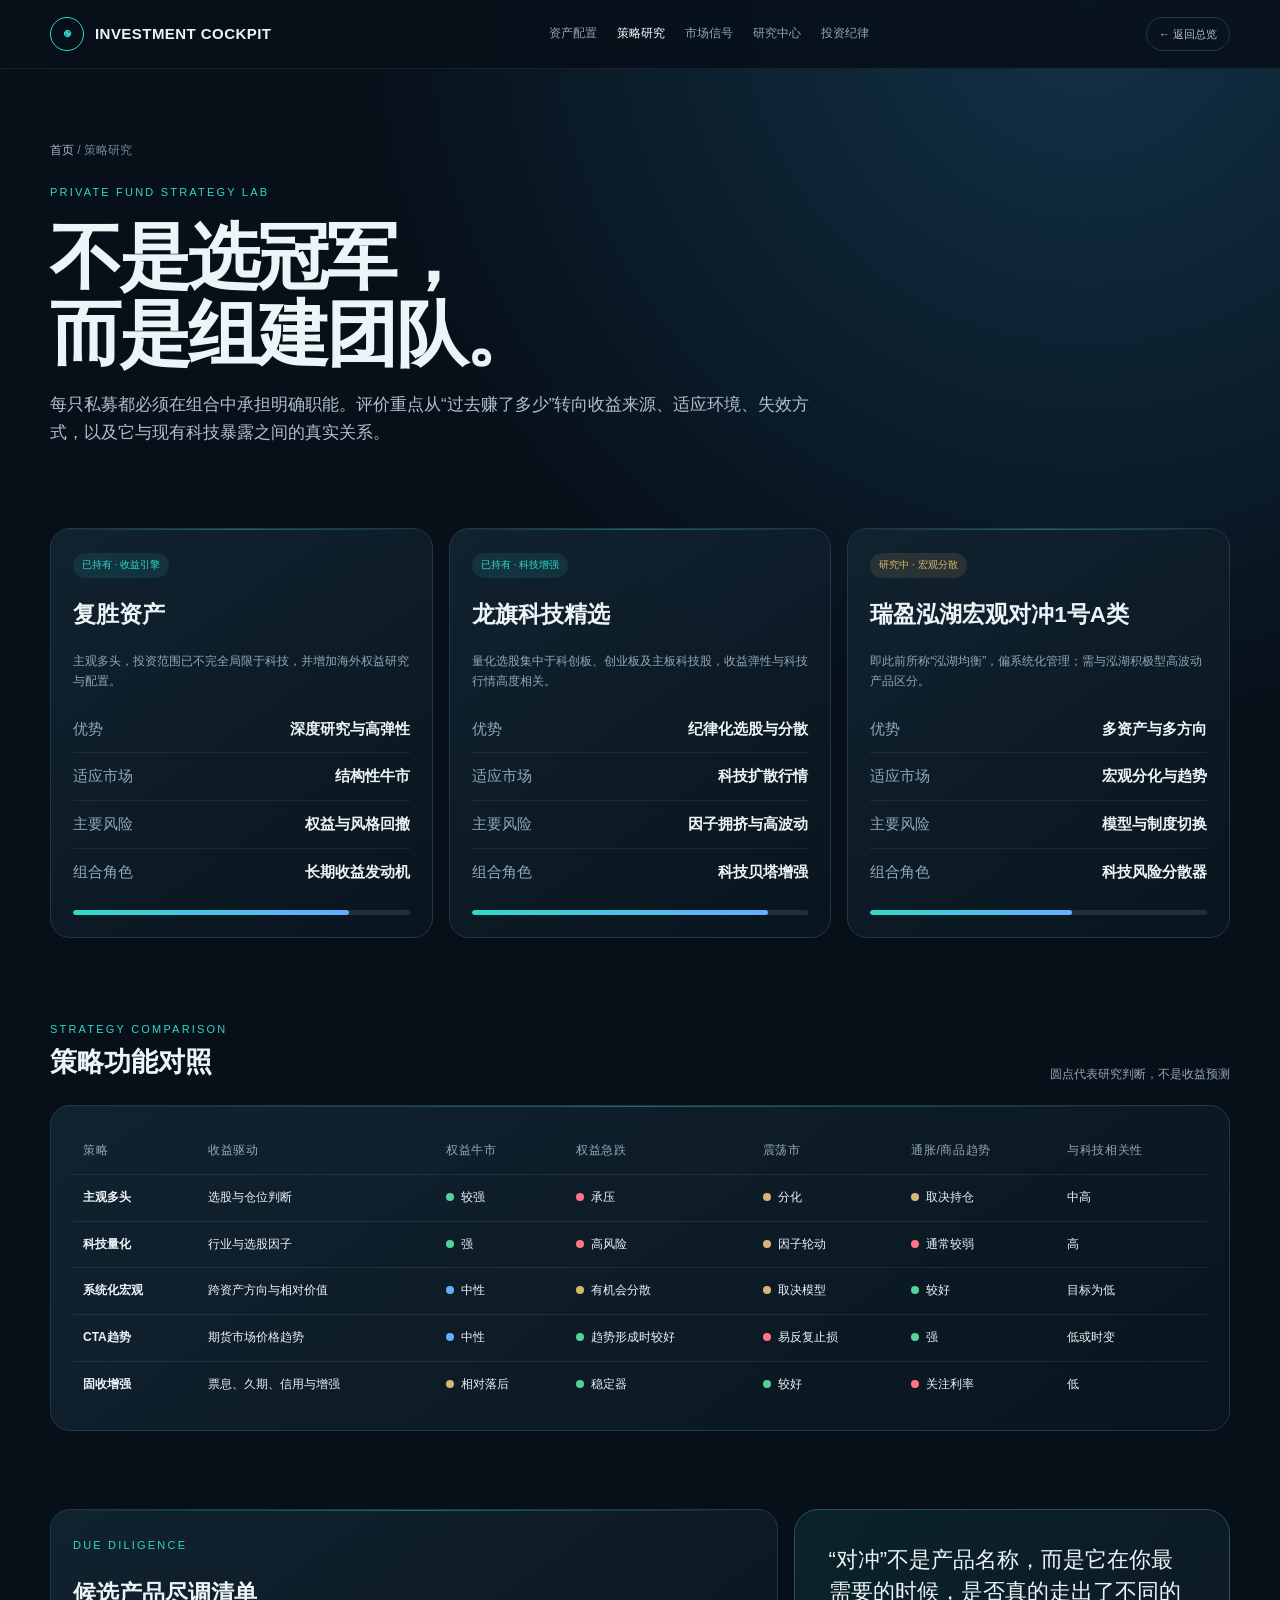
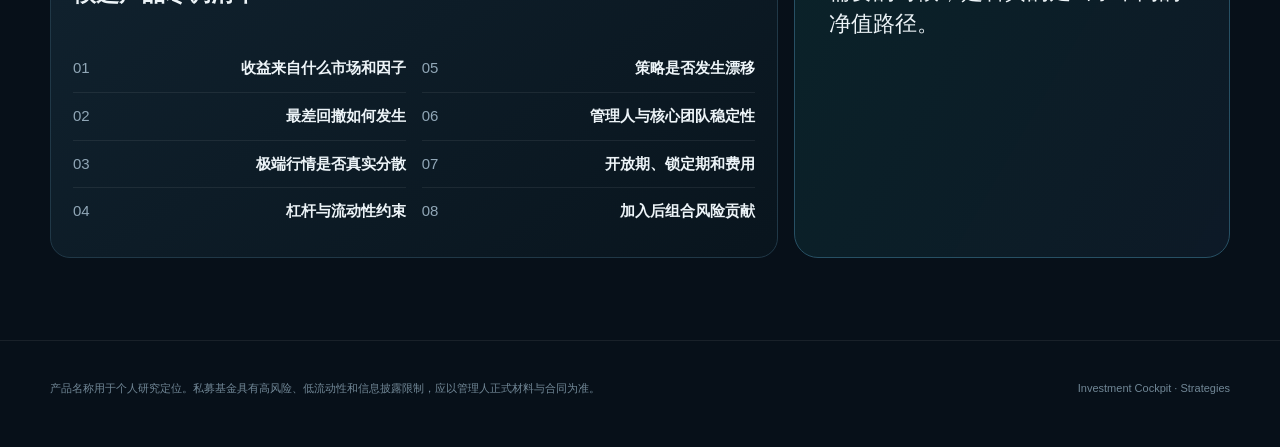
<file: strategies.html>
<!doctype html><html lang="zh-CN"><head><meta charset="utf-8"><meta name="viewport" content="width=device-width,initial-scale=1"><title>策略研究｜Investment Cockpit</title><link rel="stylesheet" href="assets/detail.css"></head><body><nav class="nav"><div class="wrap navin"><a class="brand" href="index.html"><span class="mark">◉</span> INVESTMENT COCKPIT</a><div class="links"><a href="allocation.html">资产配置</a><a class="active" href="strategies.html">策略研究</a><a href="signals.html">市场信号</a><a href="research.html">研究中心</a><a href="discipline.html">投资纪律</a></div><a class="back" href="index.html">← 返回总览</a></div></nav><main><header class="hero wrap"><div class="crumb"><a href="index.html">首页</a> / 策略研究</div><span class="eyebrow">Private Fund Strategy Lab</span><h1>不是选冠军，<br>而是组建团队。</h1><p>每只私募都必须在组合中承担明确职能。评价重点从“过去赚了多少”转向收益来源、适应环境、失效方式，以及它与现有科技暴露之间的真实关系。</p></header><section class="section wrap"><div class="grid g3"><div class="card"><span class="pill">已持有 · 收益引擎</span><h2>复胜资产</h2><p class="sub">主观多头，投资范围已不完全局限于科技，并增加海外权益研究与配置。</p><ul class="list"><li><span>优势</span><b>深度研究与高弹性</b></li><li><span>适应市场</span><b>结构性牛市</b></li><li><span>主要风险</span><b>权益与风格回撤</b></li><li><span>组合角色</span><b>长期收益发动机</b></li></ul><div class="meter"><i style="width:82%"></i></div></div><div class="card"><span class="pill">已持有 · 科技增强</span><h2>龙旗科技精选</h2><p class="sub">量化选股集中于科创板、创业板及主板科技股，收益弹性与科技行情高度相关。</p><ul class="list"><li><span>优势</span><b>纪律化选股与分散</b></li><li><span>适应市场</span><b>科技扩散行情</b></li><li><span>主要风险</span><b>因子拥挤与高波动</b></li><li><span>组合角色</span><b>科技贝塔增强</b></li></ul><div class="meter"><i style="width:88%"></i></div></div><div class="card"><span class="pill gold">研究中 · 宏观分散</span><h2>瑞盈泓湖宏观对冲1号A类</h2><p class="sub">即此前所称“泓湖均衡”，偏系统化管理；需与泓湖积极型高波动产品区分。</p><ul class="list"><li><span>优势</span><b>多资产与多方向</b></li><li><span>适应市场</span><b>宏观分化与趋势</b></li><li><span>主要风险</span><b>模型与制度切换</b></li><li><span>组合角色</span><b>科技风险分散器</b></li></ul><div class="meter"><i style="width:60%"></i></div></div></div></section><section class="section wrap"><div class="head"><div><span class="eyebrow">Strategy comparison</span><h2>策略功能对照</h2></div><p>圆点代表研究判断，不是收益预测</p></div><div class="tablebox card"><table class="table"><thead><tr><th>策略</th><th>收益驱动</th><th>权益牛市</th><th>权益急跌</th><th>震荡市</th><th>通胀/商品趋势</th><th>与科技相关性</th></tr></thead><tbody><tr><td><b>主观多头</b></td><td>选股与仓位判断</td><td><span class="status s-green"></span>较强</td><td><span class="status s-red"></span>承压</td><td><span class="status s-gold"></span>分化</td><td><span class="status s-gold"></span>取决持仓</td><td>中高</td></tr><tr><td><b>科技量化</b></td><td>行业与选股因子</td><td><span class="status s-green"></span>强</td><td><span class="status s-red"></span>高风险</td><td><span class="status s-gold"></span>因子轮动</td><td><span class="status s-red"></span>通常较弱</td><td>高</td></tr><tr><td><b>系统化宏观</b></td><td>跨资产方向与相对价值</td><td><span class="status s-blue"></span>中性</td><td><span class="status s-gold"></span>有机会分散</td><td><span class="status s-gold"></span>取决模型</td><td><span class="status s-green"></span>较好</td><td>目标为低</td></tr><tr><td><b>CTA趋势</b></td><td>期货市场价格趋势</td><td><span class="status s-blue"></span>中性</td><td><span class="status s-green"></span>趋势形成时较好</td><td><span class="status s-red"></span>易反复止损</td><td><span class="status s-green"></span>强</td><td>低或时变</td></tr><tr><td><b>固收增强</b></td><td>票息、久期、信用与增强</td><td><span class="status s-gold"></span>相对落后</td><td><span class="status s-green"></span>稳定器</td><td><span class="status s-green"></span>较好</td><td><span class="status s-red"></span>关注利率</td><td>低</td></tr></tbody></table></div></section><section class="section wrap"><div class="grid wide"><div class="card"><span class="eyebrow">Due diligence</span><h2>候选产品尽调清单</h2><div class="grid g2"><ul class="list"><li><span>01</span><b>收益来自什么市场和因子</b></li><li><span>02</span><b>最差回撤如何发生</b></li><li><span>03</span><b>极端行情是否真实分散</b></li><li><span>04</span><b>杠杆与流动性约束</b></li></ul><ul class="list"><li><span>05</span><b>策略是否发生漂移</b></li><li><span>06</span><b>管理人与核心团队稳定性</b></li><li><span>07</span><b>开放期、锁定期和费用</b></li><li><span>08</span><b>加入后组合风险贡献</b></li></ul></div></div><div class="callout">“对冲”不是产品名称，而是它在你最需要的时候，是否真的走出了不同的净值路径。</div></div></section></main><footer><div class="wrap foot"><div>产品名称用于个人研究定位。私募基金具有高风险、低流动性和信息披露限制，应以管理人正式材料与合同为准。</div><div>Investment Cockpit · Strategies</div></div></footer></body></html>
</file>
<file: assets/detail.css>
:root{--bg:#071019;--panel:#0d1924;--panel2:#112331;--line:#203847;--text:#edf4f8;--muted:#91a7b7;--cyan:#31d7c8;--blue:#64adff;--gold:#d9b66f;--green:#55d29a;--red:#ff7588;--radius:20px}*{box-sizing:border-box}html{scroll-behavior:smooth}body{margin:0;background:radial-gradient(circle at 85% 0,#123247 0,transparent 32%),var(--bg);color:var(--text);font:15px/1.65 Inter,"PingFang SC","Microsoft YaHei",sans-serif}a{color:inherit;text-decoration:none}.wrap{width:min(1180px,calc(100% - 40px));margin:auto}.nav{position:sticky;top:0;z-index:30;background:rgba(7,16,25,.86);backdrop-filter:blur(18px);border-bottom:1px solid rgba(255,255,255,.07)}.navin{min-height:68px;display:flex;align-items:center;justify-content:space-between;gap:24px}.brand{display:flex;align-items:center;gap:11px;font-weight:750;letter-spacing:.03em}.mark{width:34px;height:34px;display:grid;place-items:center;border:1px solid var(--cyan);border-radius:50%;color:var(--cyan)}.links{display:flex;gap:20px;color:var(--muted);font-size:12px}.links a:hover,.links .active{color:#fff}.back{border:1px solid var(--line);padding:7px 12px;border-radius:999px;font-size:11px;color:#b4c2cc}.hero{padding:72px 0 38px}.eyebrow{color:var(--cyan);font-size:11px;letter-spacing:.2em;text-transform:uppercase}.hero h1{font-size:clamp(40px,6vw,72px);line-height:1.08;letter-spacing:-.04em;margin:15px 0}.hero p{max-width:760px;color:#afc0cc;font-size:17px}.crumb{color:#718999;font-size:12px;margin-bottom:18px}.crumb a{color:#a9bbc6}.section{padding:26px 0 52px}.head{display:flex;justify-content:space-between;align-items:end;margin-bottom:20px}.head h2{margin:0;font-size:27px}.head p{margin:0;color:var(--muted);font-size:12px}.grid{display:grid;gap:16px}.g4{grid-template-columns:repeat(4,1fr)}.g3{grid-template-columns:repeat(3,1fr)}.g2{grid-template-columns:1fr 1fr}.wide{grid-template-columns:1.25fr .75fr}.card{position:relative;overflow:hidden;padding:22px;background:linear-gradient(145deg,rgba(17,35,48,.98),rgba(9,21,30,.98));border:1px solid var(--line);border-radius:var(--radius)}.card:before{content:"";position:absolute;top:0;left:0;right:0;height:1px;background:linear-gradient(90deg,transparent,rgba(49,215,200,.4),transparent)}.kicker{color:var(--muted);font-size:10px;letter-spacing:.12em;text-transform:uppercase}.metric{font-size:31px;line-height:1.25;margin:8px 0 3px}.sub{color:var(--muted);font-size:12px}.pill{display:inline-flex;align-items:center;border-radius:999px;padding:4px 9px;background:rgba(49,215,200,.1);color:var(--cyan);font-size:10px}.pill.gold{background:rgba(217,182,111,.12);color:var(--gold)}.pill.blue{background:rgba(100,173,255,.12);color:var(--blue)}.pill.red{background:rgba(255,117,136,.12);color:var(--red)}.list{margin:14px 0 0;padding:0;list-style:none}.list li{padding:11px 0;border-bottom:1px solid rgba(255,255,255,.07);display:flex;justify-content:space-between;gap:18px}.list li:last-child{border:0}.list span{color:var(--muted)}.table{width:100%;border-collapse:collapse;font-size:12px}.table th{text-align:left;color:var(--muted);font-weight:500;letter-spacing:.05em}.table th,.table td{padding:13px 10px;border-bottom:1px solid rgba(255,255,255,.08);vertical-align:top}.table tr:last-child td{border:0}.table b{font-weight:650}.note{border-left:2px solid var(--cyan);padding:15px 18px;background:rgba(49,215,200,.055);color:#b9c8d1;border-radius:0 12px 12px 0}.timeline{display:grid;grid-template-columns:repeat(4,1fr);gap:12px}.step{padding:18px;border-top:2px solid #2d4a5e;background:rgba(255,255,255,.025);border-radius:0 0 14px 14px}.step b{display:block;margin-bottom:5px}.step span{color:var(--muted);font-size:12px}.num{color:var(--cyan);font:11px/1 monospace;margin-bottom:13px}.meter{height:5px;background:#1c3040;border-radius:8px;overflow:hidden;margin-top:14px}.meter i{display:block;height:100%;background:linear-gradient(90deg,var(--cyan),var(--blue));border-radius:8px}.tags{display:flex;gap:6px;flex-wrap:wrap;margin-top:12px}.tag{border:1px solid #2a4355;color:#a9bac5;padding:3px 8px;border-radius:6px;font-size:10px}.callout{padding:34px;background:linear-gradient(120deg,rgba(49,215,200,.09),rgba(100,173,255,.06));border:1px solid #275064;border-radius:24px;font-size:22px;line-height:1.45}.status{display:inline-block;width:8px;height:8px;border-radius:50%;margin-right:7px}.s-green{background:var(--green)}.s-gold{background:var(--gold)}.s-red{background:var(--red)}.s-blue{background:var(--blue)}footer{margin-top:30px;padding:38px 0 50px;border-top:1px solid rgba(255,255,255,.07);color:#718796;font-size:11px}.foot{display:flex;justify-content:space-between;gap:30px}.foot div:first-child{max-width:760px}@media(max-width:900px){.g4,.g3,.g2,.wide{grid-template-columns:1fr 1fr}.wide{grid-template-columns:1fr}.timeline{grid-template-columns:1fr 1fr}.links{display:none}}@media(max-width:620px){.wrap{width:calc(100% - 24px)}.g4,.g3,.g2{grid-template-columns:1fr}.timeline{grid-template-columns:1fr}.hero{padding-top:48px}.hero h1{font-size:43px}.head{display:block}.head p{margin-top:6px}.table{min-width:700px}.tablebox{overflow:auto}.foot{display:block}.back{display:none}}
</file>
